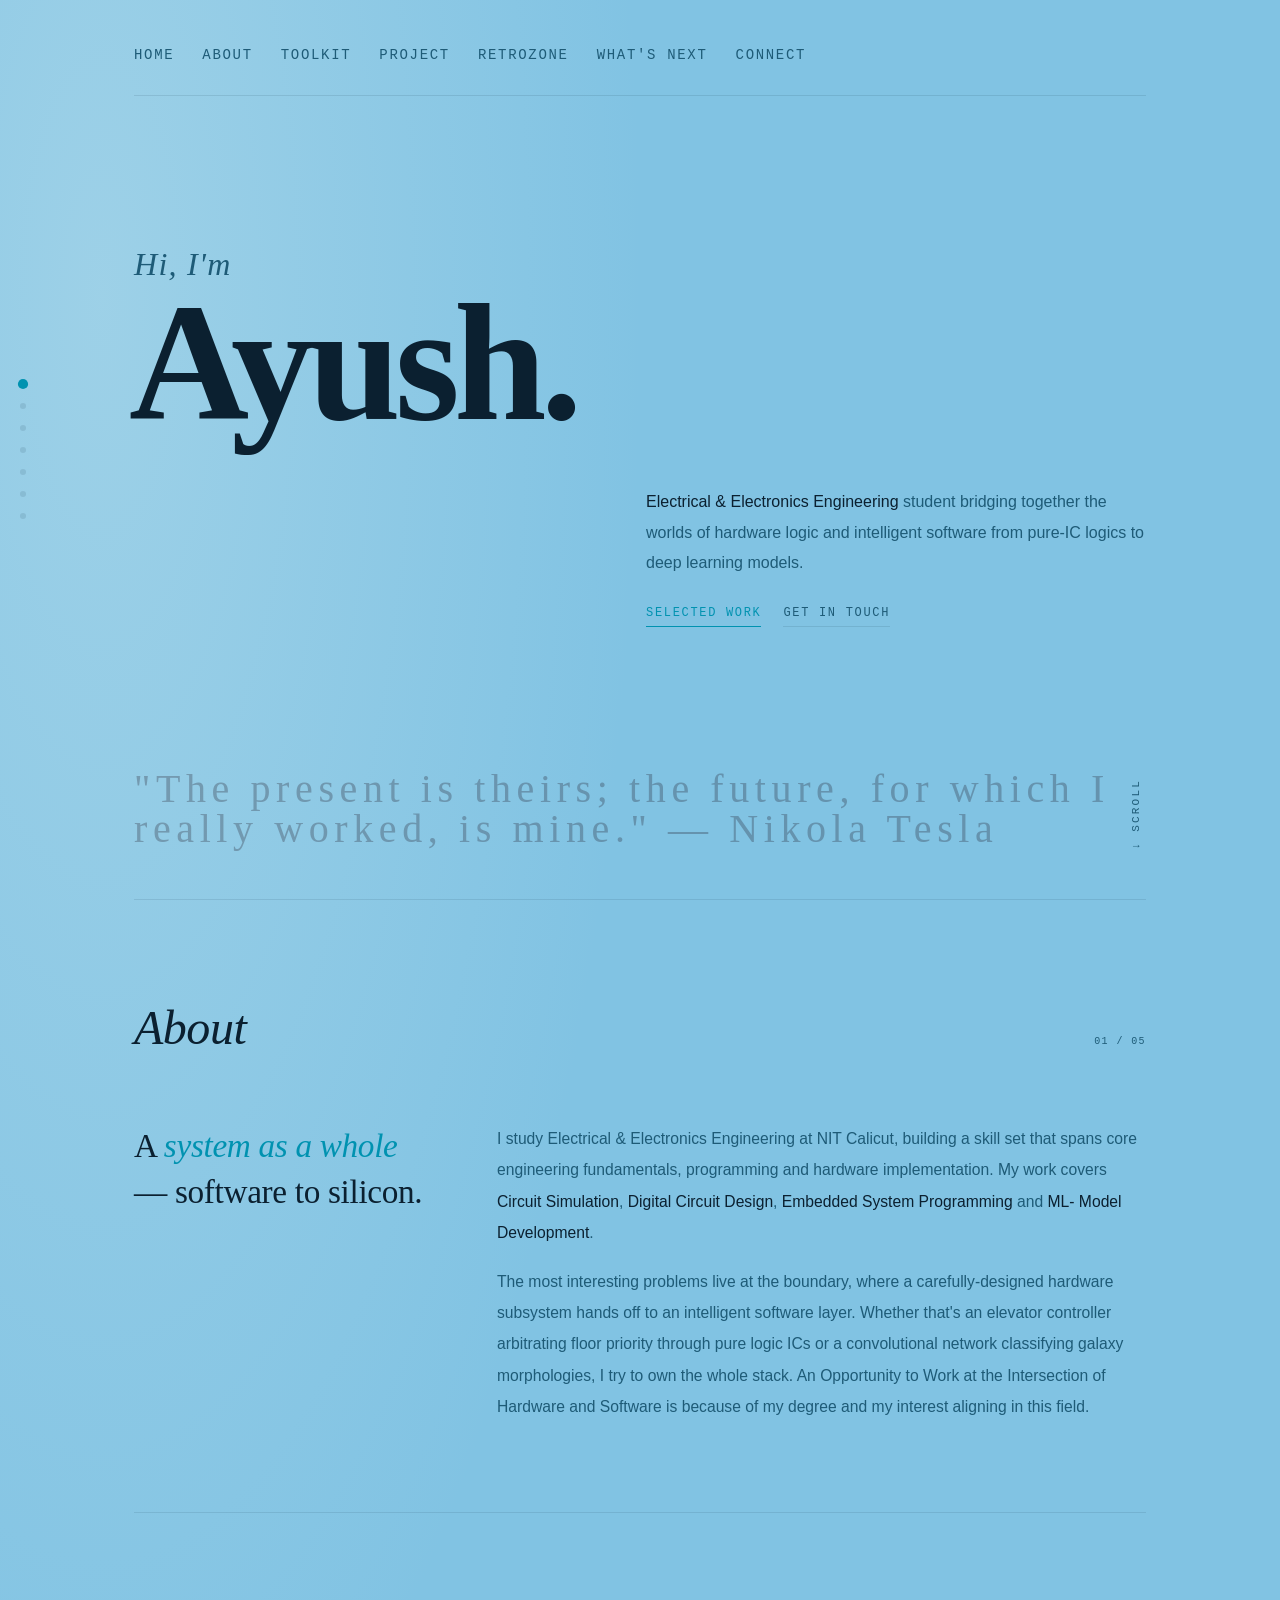
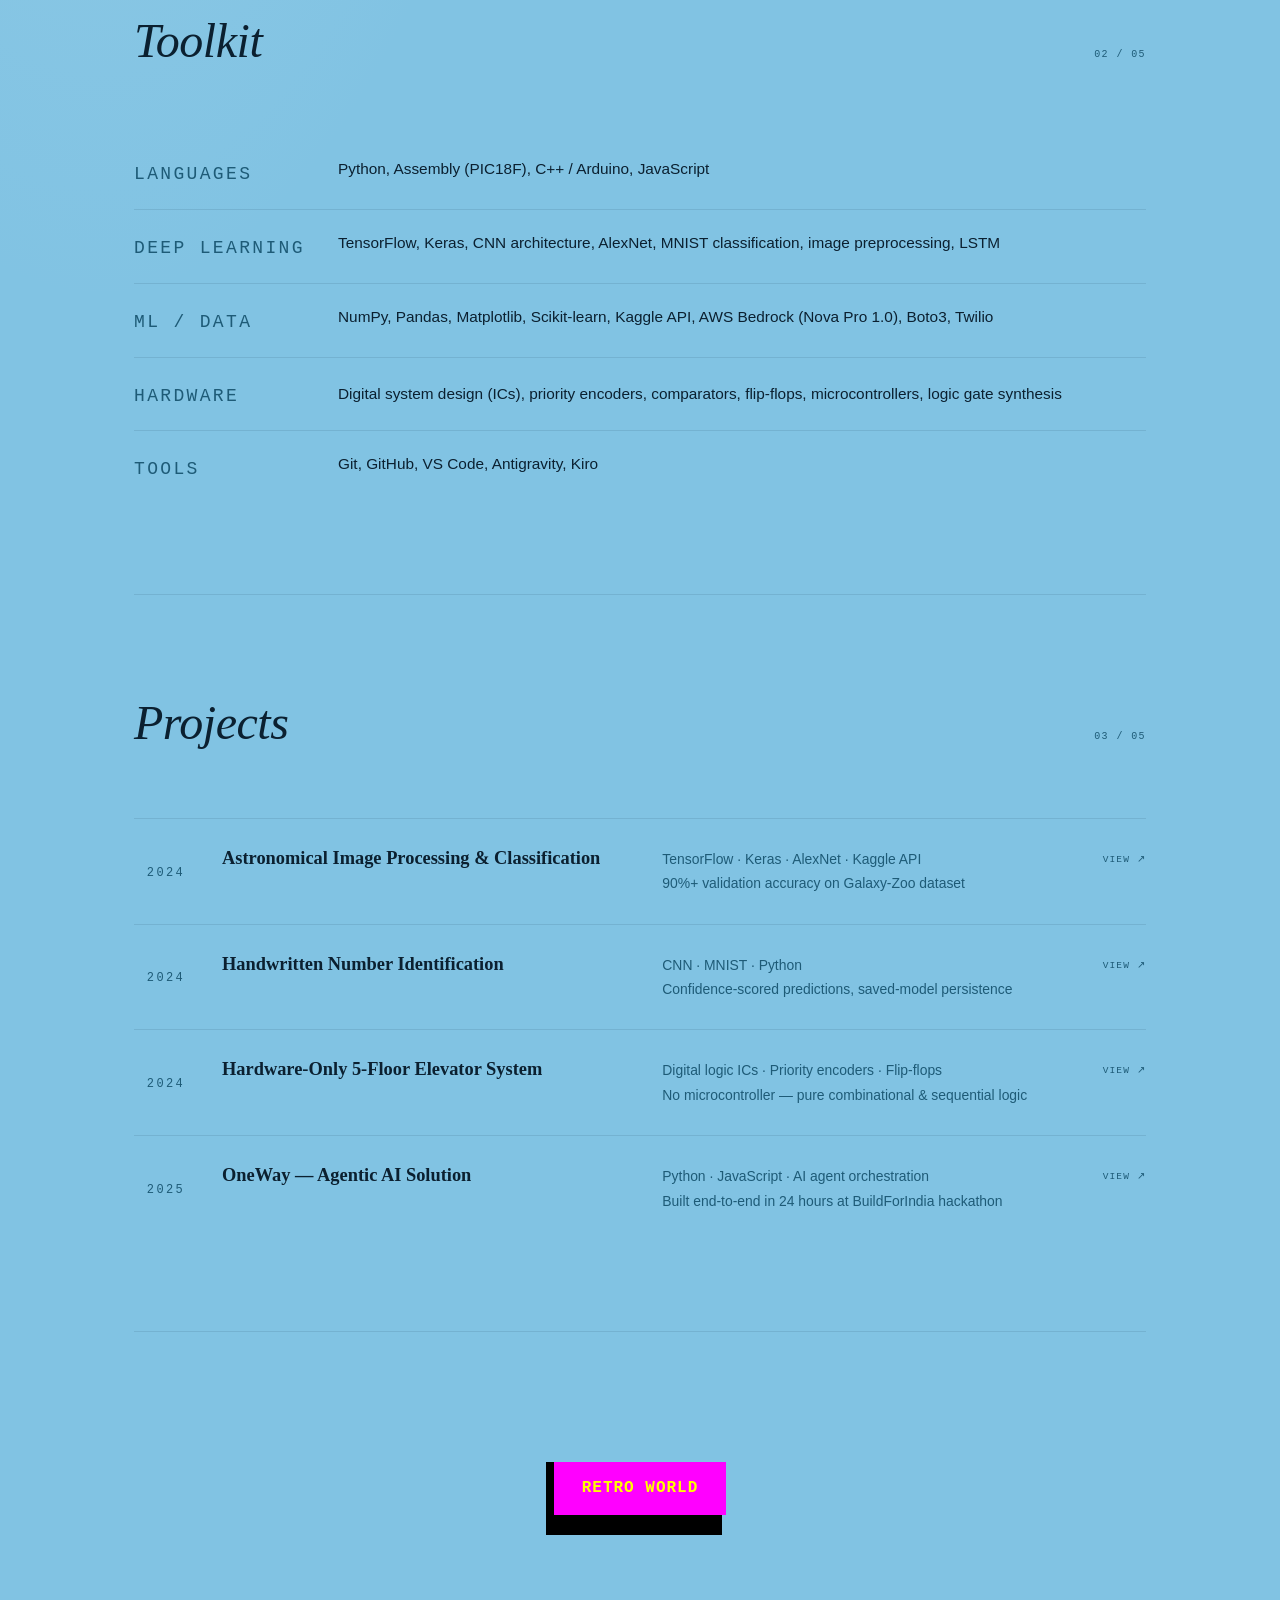
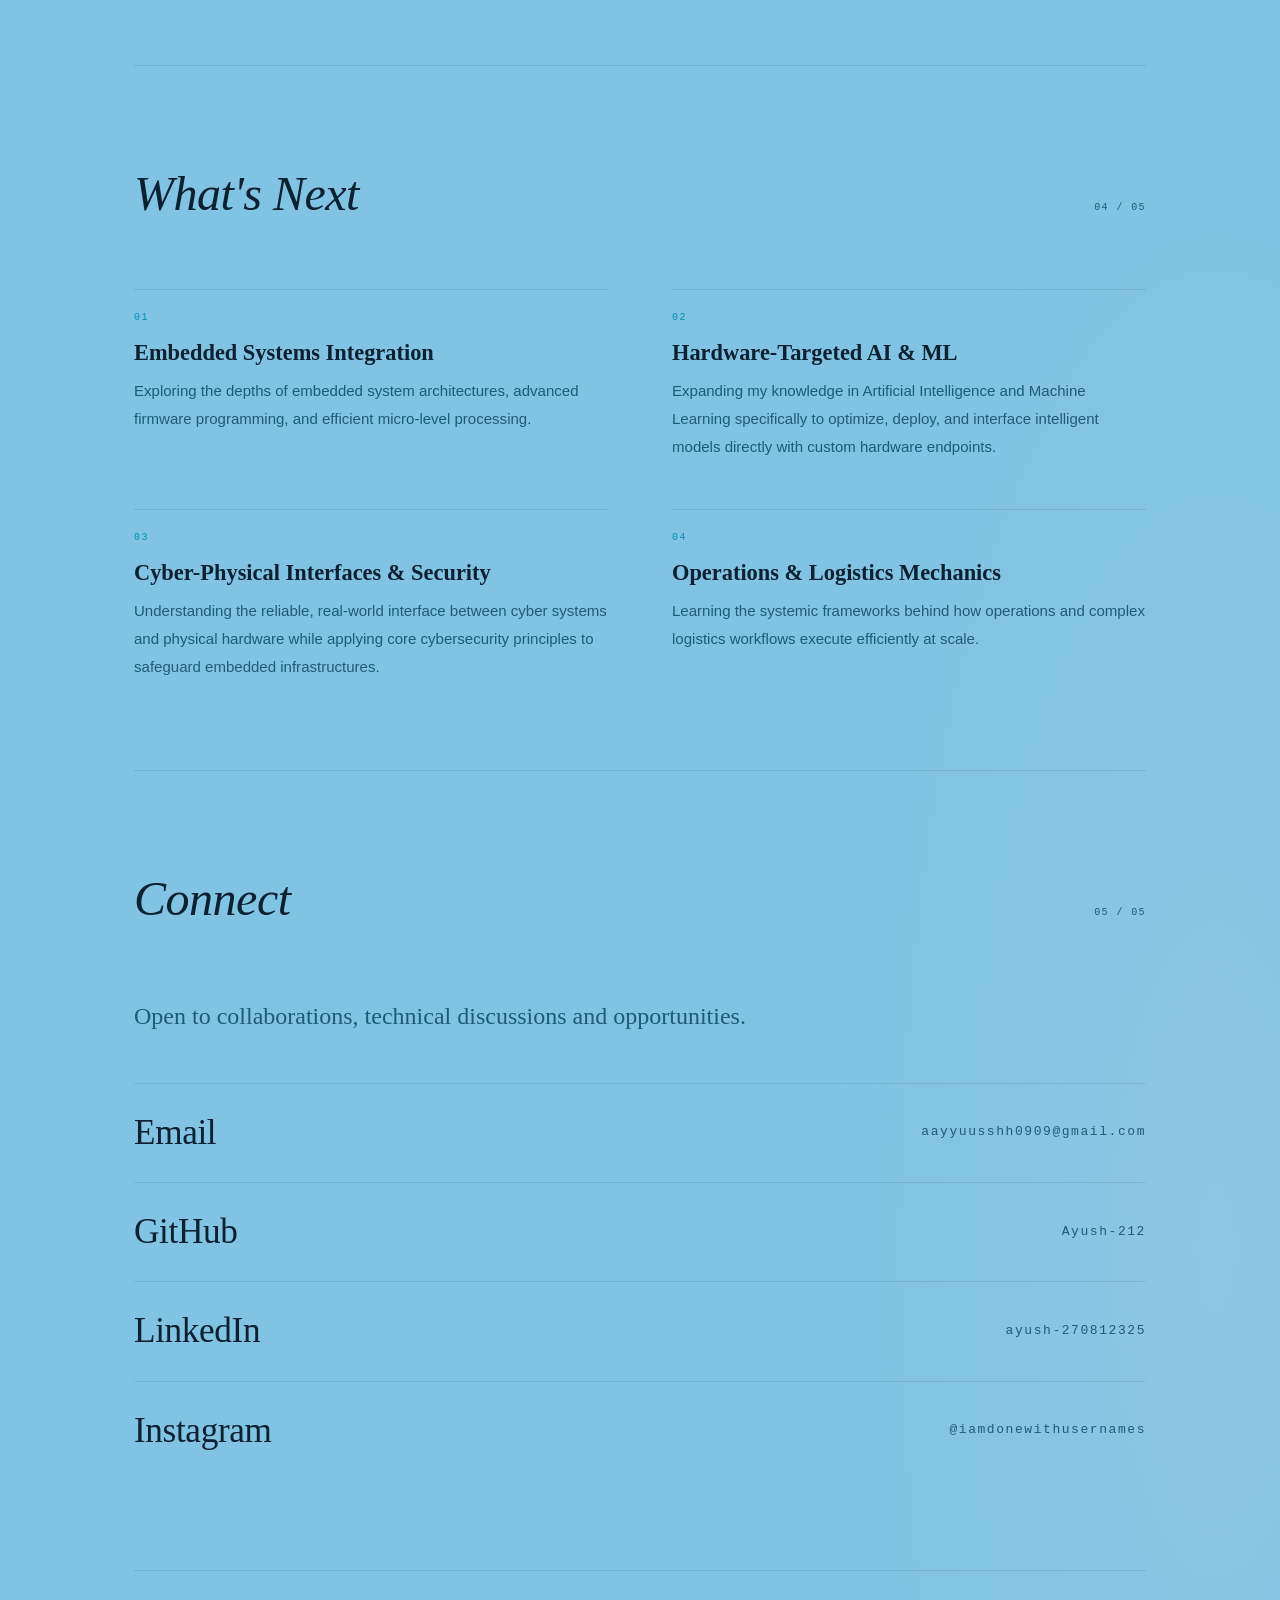
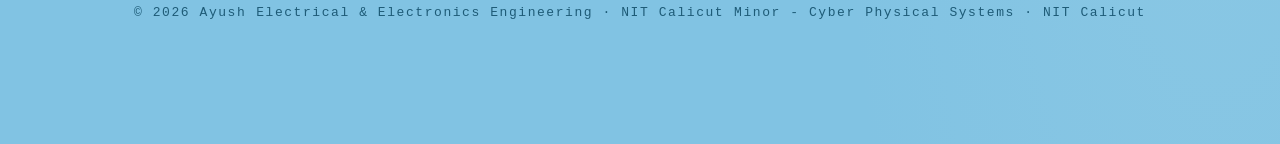
<file: index.html>
<!doctype html>
<html lang="en">

<head>
  <meta charset="utf-8">
  <meta name="viewport" content="width=device-width,initial-scale=1">
  <title>Ayush — EEE @ NIT Calicut</title>
  <link rel="icon" type="image/png" href="./image.png">
  <link rel="stylesheet" href="style.css">
</head>

<body>

  <div id="cur-dot"></div>
  <div id="cur-ring"></div>
  <div id="spb"></div>

  <nav class="rail" aria-label="Sections">
    <div class="rd on" data-s="hero"></div>
    <div class="rd" data-s="about"></div>
    <div class="rd" data-s="toolkit"></div>
    <div class="rd" data-s="projects"></div>
    <div class="rd" data-s="retrozone"></div>
    <div class="rd" data-s="next"></div>
    <div class="rd" data-s="connect"></div>
  </nav>

  <main class="page">

    <div class="hero" id="hero">
      <div class="hero-top">
        <nav class="nav-header" aria-label="Main navigation">
          <a href="#hero" class="nav-link">Home</a>
          <a href="#about" class="nav-link">About</a>
          <a href="#toolkit" class="nav-link">Toolkit</a>
          <a href="#projects" class="nav-link">Project</a>
          <a href="#retrozone" class="nav-link">Retrozone</a>
          <a href="#next" class="nav-link">What's Next</a>
          <a href="#connect" class="nav-link">Connect</a>
        </nav>

      </div>

      <div style="display:flex;flex-direction:column;justify-content:center">
        <div class="name-block">
          <span class="name-pre">Hi, I'm</span>
          <span class="name-main">Ayush.</span>
        </div>
        <div class="hero-desc">
          <p><strong>Electrical & Electronics Engineering</strong> student bridging together the worlds of
            hardware logic and intelligent software from pure-IC logics
            to deep learning models.</p>
          <div class="hero-ctas">
            <a class="cta cta-a" href="#projects">Selected work</a>
            <a class="cta cta-b" href="#connect">Get in touch</a>
          </div>
        </div>
      </div>

      <div class="hero-bottom">
        <span class="hero-year">"The present is theirs; the future, for which I really worked, is mine." — Nikola
          Tesla</span>
        <span class="hero-scroll">↓ Scroll</span>
      </div>
    </div>

    <section id="about">
      <div class="sh r">
        <h2 class="sh-title">About</h2>
        <span class="sh-n">01 / 05</span>
      </div>
      <div class="about-layout">
        <p class="about-pull r d1">A <em>system as a whole</em> — software to silicon.</p>
        <div class="about-body r d2">
          <p>I study Electrical & Electronics Engineering at NIT Calicut, building a skill set
            that spans core engineering fundamentals, programming and hardware implementation.
            My work covers <strong>Circuit Simulation</strong>, <strong>Digital Circuit Design</strong>,
            <strong>Embedded System Programming</strong> and <strong>ML- Model Development</strong>.
          </p>
          <p>The most interesting problems live at the boundary, where a carefully-designed hardware
            subsystem hands off to an intelligent software layer. Whether that's an elevator controller
            arbitrating floor priority through pure logic ICs or a convolutional network classifying
            galaxy morphologies, I try to own the whole stack.
            An Opportunity to Work at the Intersection of Hardware and Software is because of my degree and my interest
            aligning in this field.</p>
        </div>
      </div>
    </section>

    <section id="toolkit">
      <div class="sh r">
        <h2 class="sh-title">Toolkit</h2>
        <span class="sh-n">02 / 05</span>
      </div>
      <div class="r d1">
        <div class="tk-row">
          <span class="tk-cat">Languages</span>
          <span class="tk-items">Python, Assembly (PIC18F), C++ / Arduino, JavaScript</span>
        </div>
        <div class="tk-row">
          <span class="tk-cat">Deep Learning</span>
          <span class="tk-items">TensorFlow, Keras, CNN architecture, AlexNet, MNIST classification, image
            preprocessing, LSTM</span>
        </div>
        <div class="tk-row">
          <span class="tk-cat">ML / Data</span>
          <span class="tk-items">NumPy, Pandas, Matplotlib, Scikit-learn, Kaggle API, AWS Bedrock (Nova Pro 1.0), Boto3,
            Twilio</span>
        </div>
        <div class="tk-row">
          <span class="tk-cat">Hardware</span>
          <span class="tk-items">Digital system design (ICs), priority encoders, comparators, flip-flops,
            microcontrollers, logic gate synthesis</span>
        </div>
        <div class="tk-row">
          <span class="tk-cat">Tools</span>
          <span class="tk-items">Git, GitHub, VS Code, Antigravity, Kiro</span>
        </div>
      </div>
    </section>

    <section id="projects">
      <div class="sh r">
        <h2 class="sh-title">Projects</h2>
        <span class="sh-n">03 / 05</span>
      </div>
      <div class="proj-table r d1">
        <div class="proj-row">
          <span class="proj-year">2024</span>
          <div class="proj-name"><a href="https://github.com/Ayush-212/Astronomical-Image-Processing">Astronomical Image
              Processing & Classification</a></div>
          <span class="proj-stack">TensorFlow · Keras · AlexNet · Kaggle API<br>90%+ validation accuracy on Galaxy-Zoo
            dataset</span>
          <a class="proj-link" href="https://github.com/Ayush-212/Astronomical-Image-Processing">View ↗</a>
        </div>
        <div class="proj-row">
          <span class="proj-year">2024</span>
          <div class="proj-name"><a href="https://github.com/Ayush-212/Number-Identification-Model">Handwritten Number
              Identification</a></div>
          <span class="proj-stack">CNN · MNIST · Python<br>Confidence-scored predictions, saved-model persistence</span>
          <a class="proj-link" href="https://github.com/Ayush-212/Number-Identification-Model">View ↗</a>
        </div>
        <div class="proj-row">
          <span class="proj-year">2024</span>
          <div class="proj-name"><a
              href="https://github.com/Ayush-212/5-Floor-Elevator-System-with-Safety-Alarm-System">Hardware-Only 5-Floor
              Elevator System</a></div>
          <span class="proj-stack">Digital logic ICs · Priority encoders · Flip-flops<br>No microcontroller — pure
            combinational & sequential logic</span>
          <a class="proj-link" href="https://github.com/Ayush-212/5-Floor-Elevator-System-with-Safety-Alarm-System">View
            ↗</a>
        </div>
        <div class="proj-row">
          <span class="proj-year">2025</span>
          <div class="proj-name"><a href="https://github.com/JohanSanSebastian/OneWay-BuildForIndia">OneWay — Agentic AI
              Solution</a></div>
          <span class="proj-stack">Python · JavaScript · AI agent orchestration<br>Built end-to-end in 24 hours at
            BuildForIndia hackathon</span>
          <a class="proj-link" href="https://github.com/JohanSanSebastian/OneWay-BuildForIndia">View ↗</a>
        </div>
      </div>
    </section>

    <section id="retrozone">
      <div style="text-align: center; padding: 40px 0 60px;">
        <a class="retro-btn" href="../Retro/RetroPage.html">RETRO WORLD</a>
      </div>
    </section>

    <section id="next">
      <div class="sh r">
        <h2 class="sh-title">What's Next</h2>
        <span class="sh-n">04 / 05</span>
      </div>
      <div class="next-grid r d1">
        <div class="next-item">
          <span class="next-num">01</span>
          <h3 class="next-title">Embedded Systems Integration</h3>
          <p class="next-desc">Exploring the depths of embedded system architectures, advanced firmware programming, and
            efficient micro-level processing.</p>
        </div>
        <div class="next-item">
          <span class="next-num">02</span>
          <h3 class="next-title">Hardware-Targeted AI & ML</h3>
          <p class="next-desc">Expanding my knowledge in Artificial Intelligence and Machine Learning specifically to
            optimize, deploy, and interface intelligent models directly with custom hardware endpoints.</p>
        </div>
        <div class="next-item">
          <span class="next-num">03</span>
          <h3 class="next-title">Cyber-Physical Interfaces & Security</h3>
          <p class="next-desc">Understanding the reliable, real-world interface between cyber systems and physical
            hardware while applying core cybersecurity principles to safeguard embedded infrastructures.</p>
        </div>
        <div class="next-item">
          <span class="next-num">04</span>
          <h3 class="next-title">Operations & Logistics Mechanics</h3>
          <p class="next-desc">Learning the systemic frameworks behind how operations and complex logistics workflows
            execute efficiently at scale.</p>
        </div>
      </div>
    </section>

    <section id="connect">
      <div class="sh r">
        <h2 class="sh-title">Connect</h2>
        <span class="sh-n">05 / 05</span>
      </div>
      <p class="connect-intro r d1">Open to collaborations, technical discussions and opportunities.</p>
      <div class="r d2">
        <a class="cl" href="mailto:aayyuusshh0909@gmail.com">
          <span class="cl-name">Email</span>
          <span class="cl-handle">aayyuusshh0909@gmail.com</span>
        </a>
        <a class="cl" href="https://github.com/Ayush-212">
          <span class="cl-name">GitHub</span>
          <span class="cl-handle">Ayush-212</span>
        </a>
        <a class="cl" href="https://www.linkedin.com/in/ayush-270812325/">
          <span class="cl-name">LinkedIn</span>
          <span class="cl-handle">ayush-270812325</span>
        </a>
        <a class="cl" href="https://www.instagram.com/iamdonewithusernames/">
          <span class="cl-name">Instagram</span>
          <span class="cl-handle">@iamdonewithusernames</span>
        </a>
      </div>
    </section>

    <footer class="r">
      <span>© 2026 Ayush</span>
      <span>Electrical & Electronics Engineering · NIT Calicut</span>
      <span>Minor - Cyber Physical Systems · NIT Calicut</span>
    </footer>

  </main>

  <script src="script.js">
  </script>
</body>

</html>
</file>
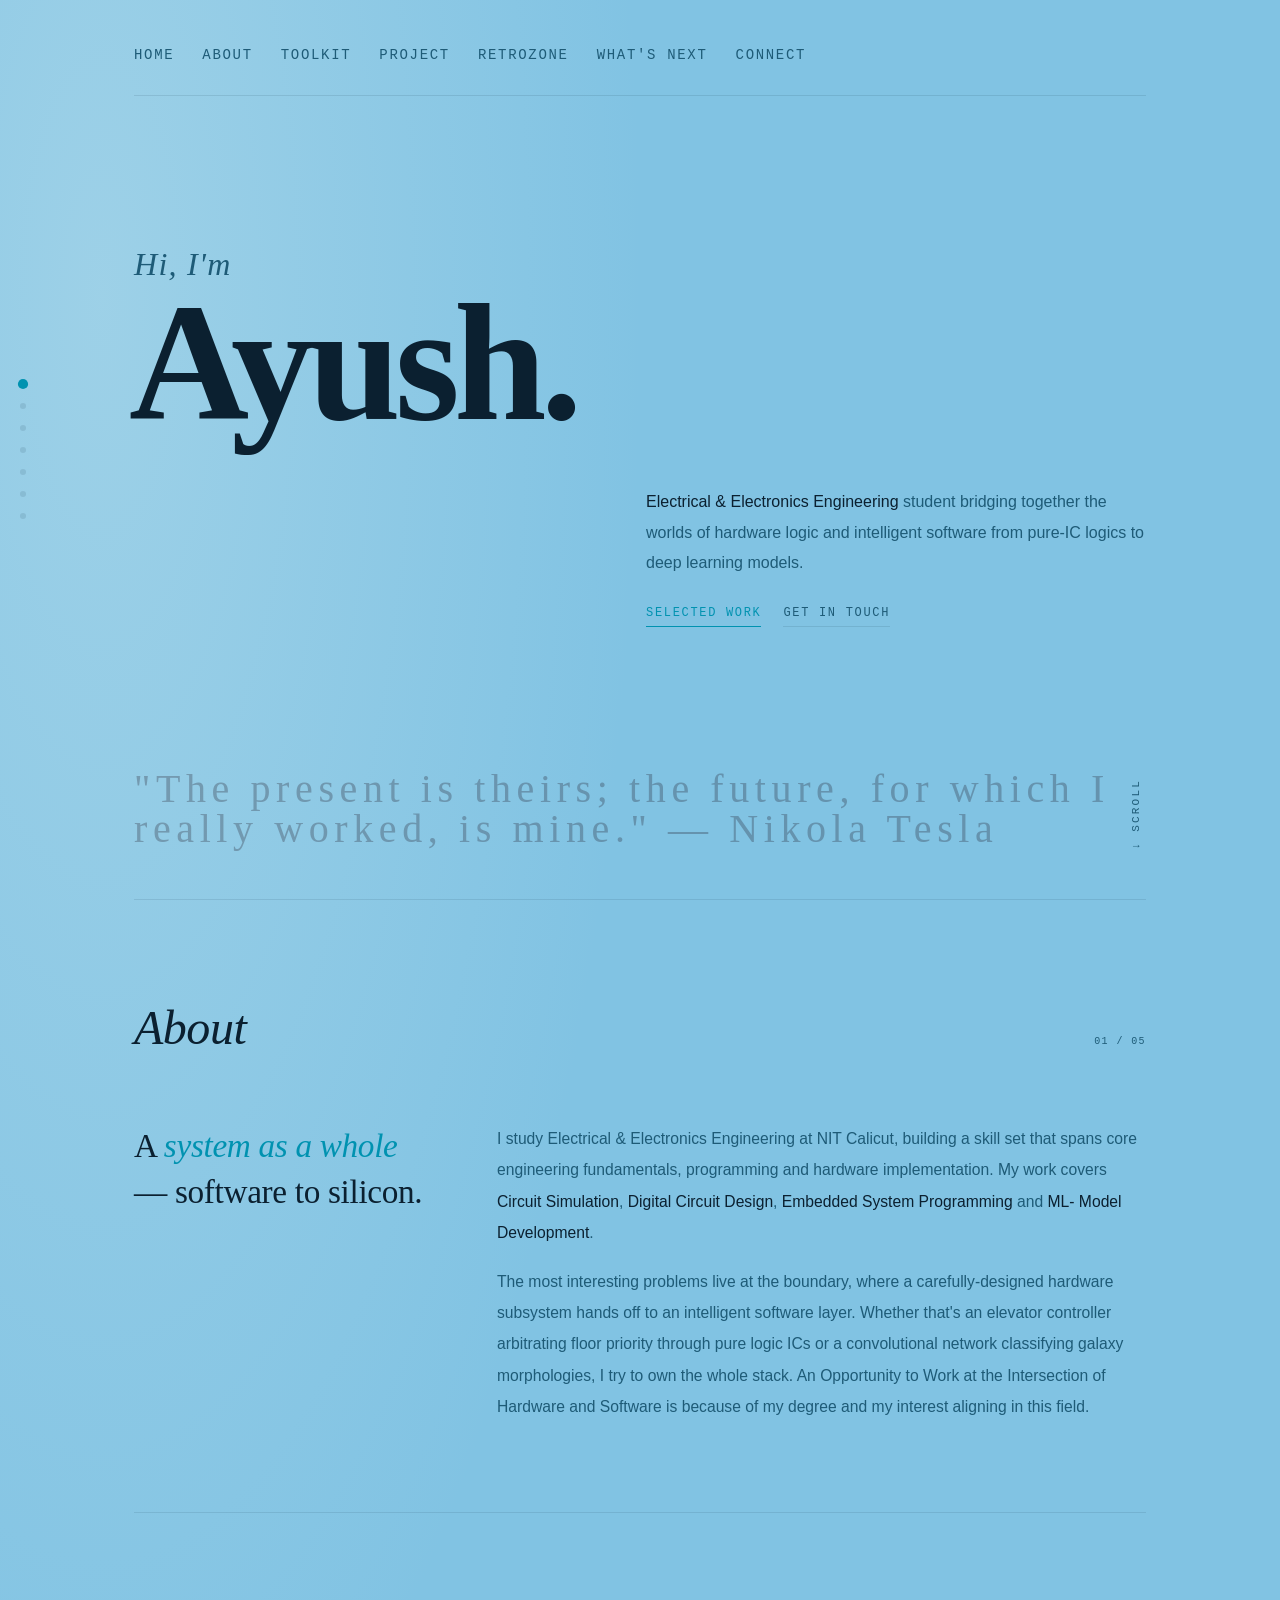
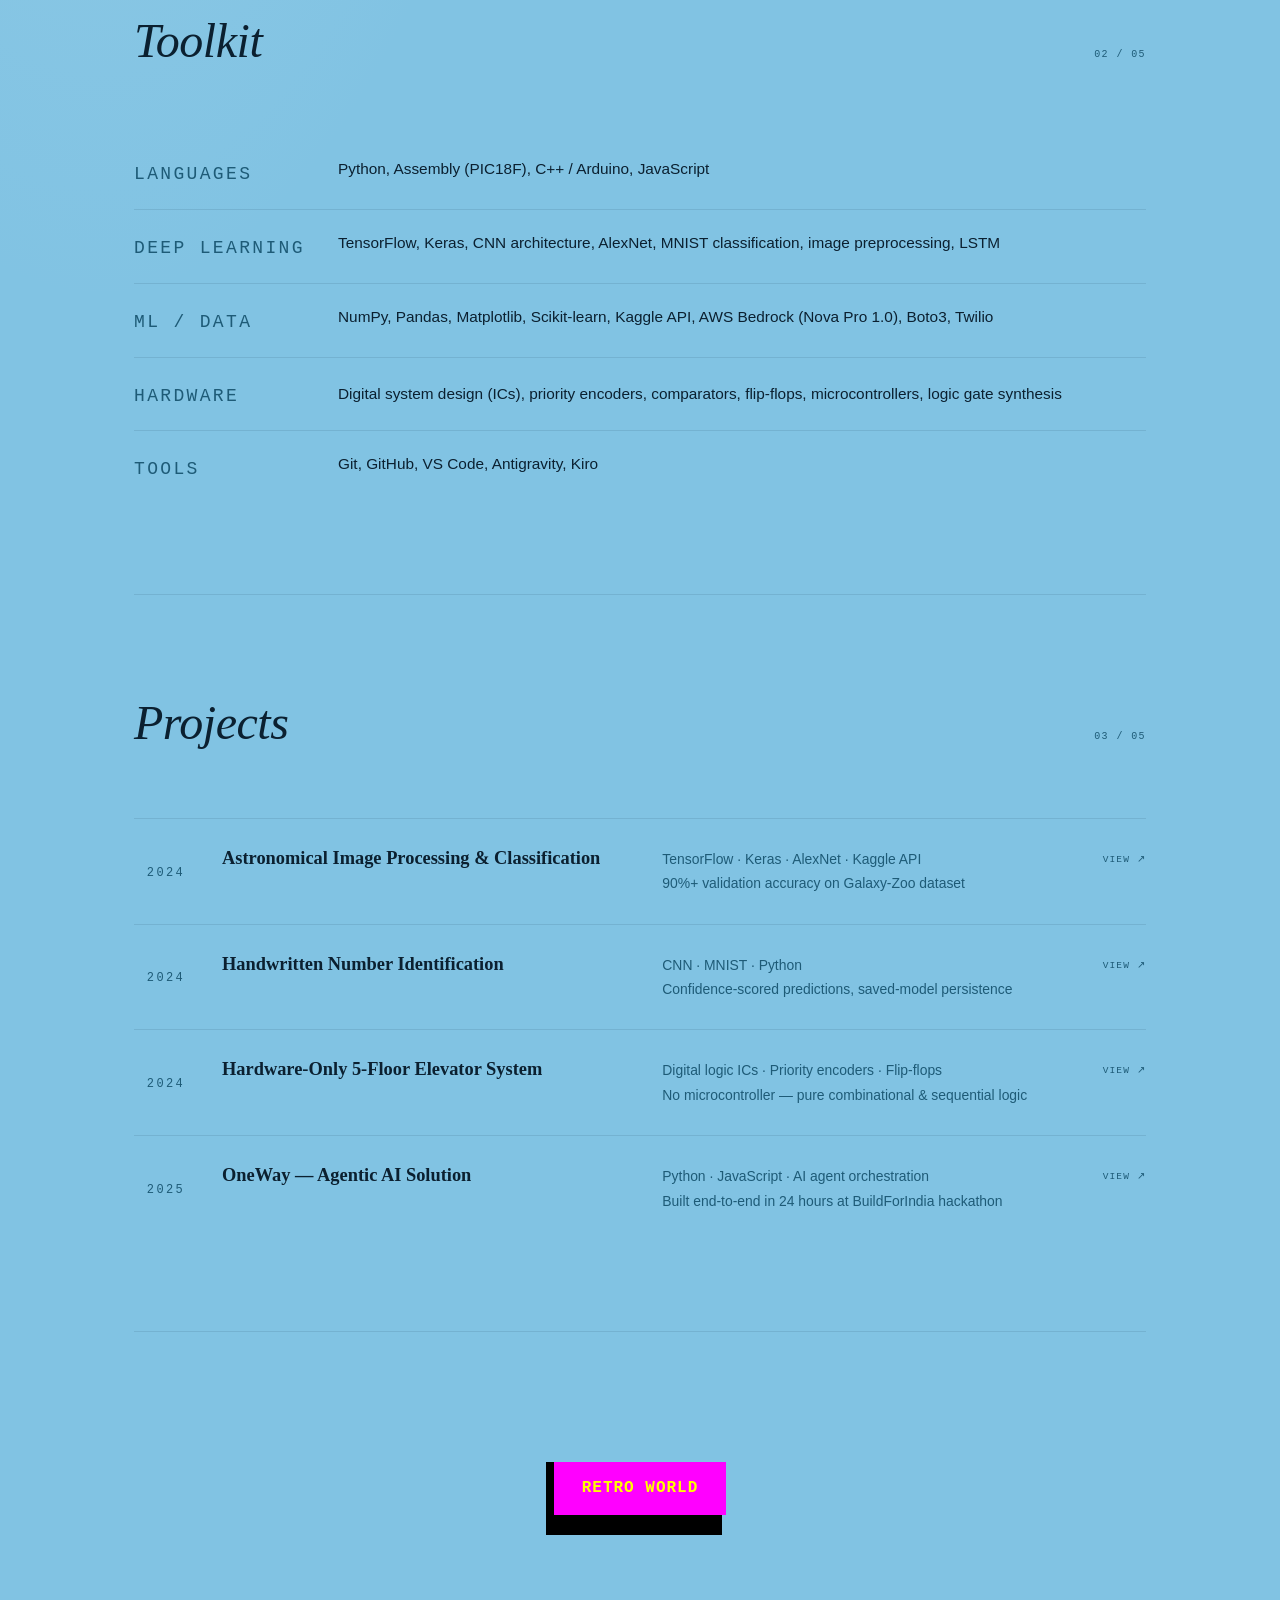
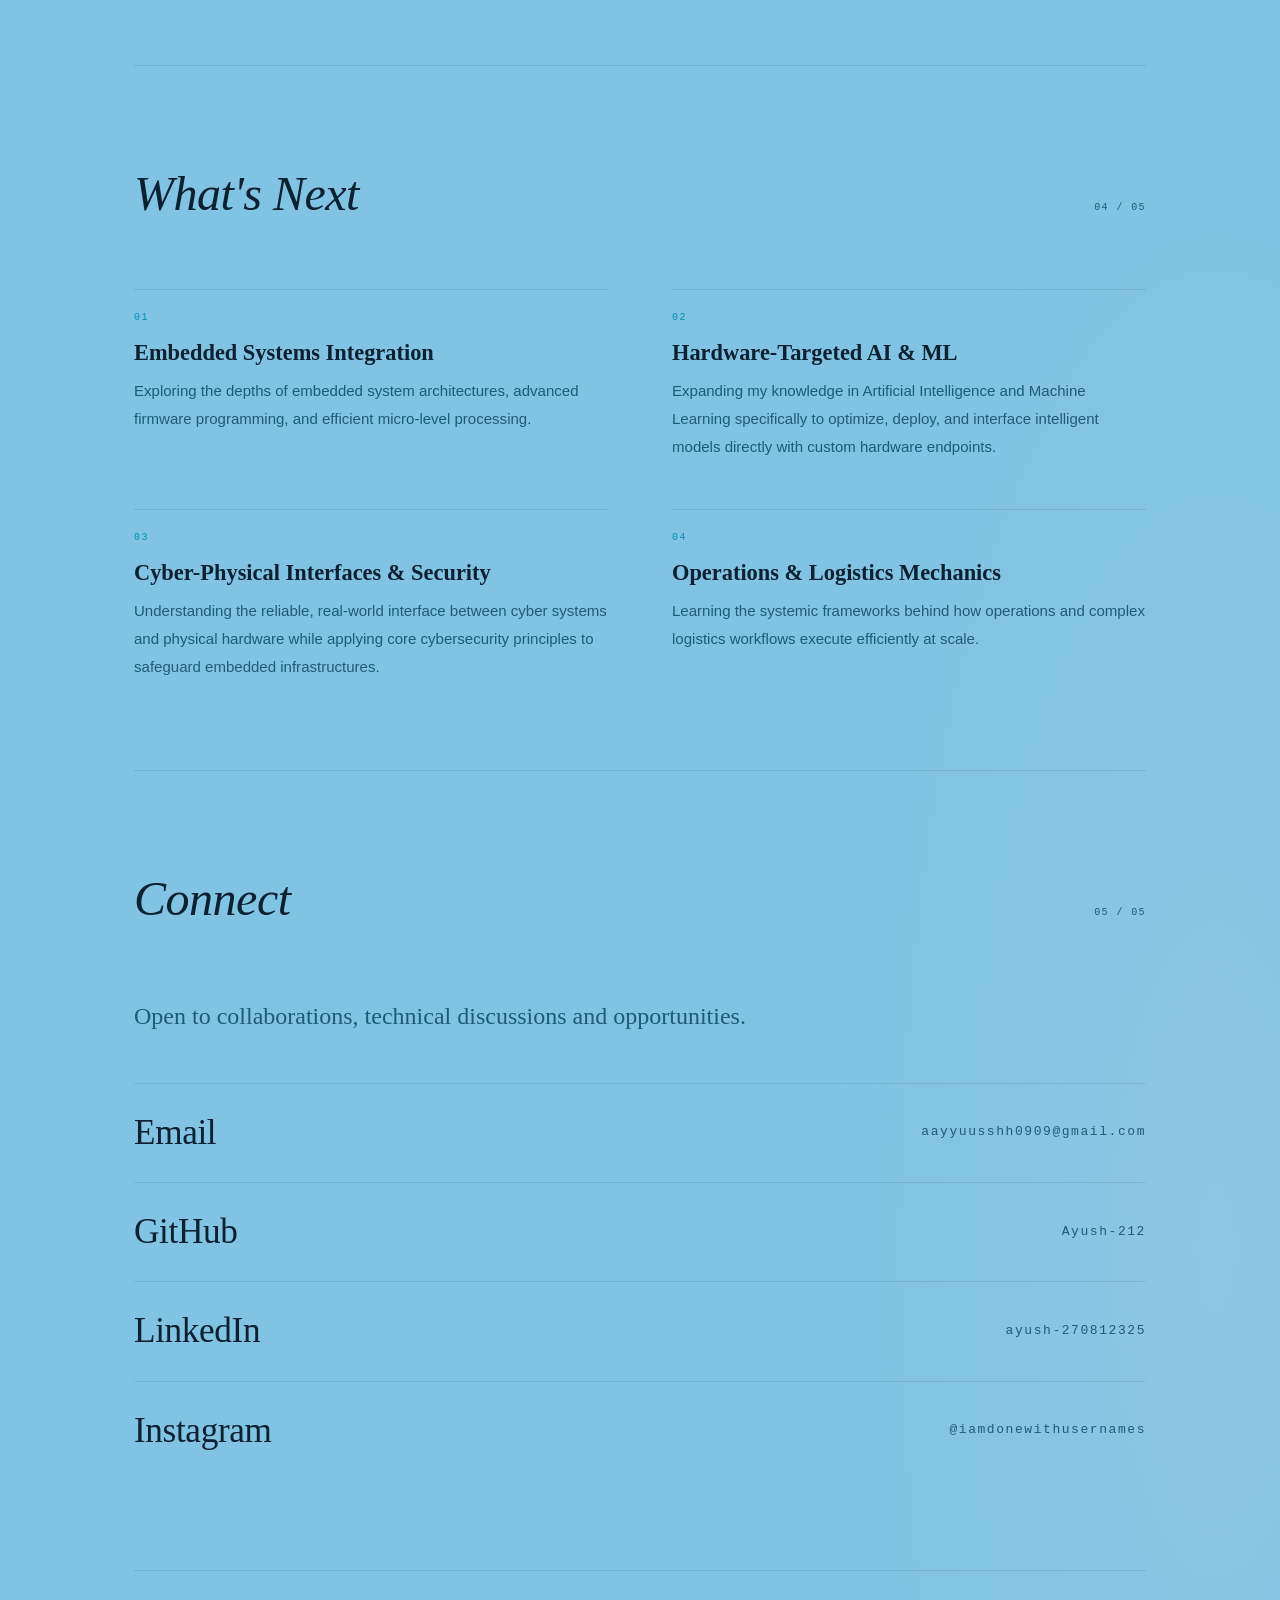
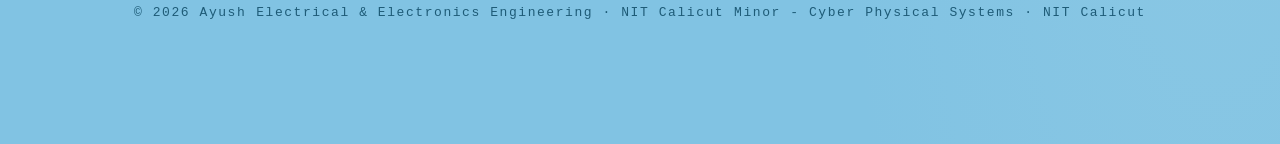
<file: Index.HTML>
<!doctype html>
<html lang="en">

<head>
  <meta charset="utf-8">
  <meta name="viewport" content="width=device-width,initial-scale=1">
  <title>Ayush — EEE @ NIT Calicut</title>
  <link rel="stylesheet" href="style.css">
</head>

<body>

  <div id="cur-dot"></div>
  <div id="cur-ring"></div>
  <div id="spb"></div>

  <nav class="rail" aria-label="Sections">
    <div class="rd on" data-s="hero"></div>
    <div class="rd" data-s="about"></div>
    <div class="rd" data-s="toolkit"></div>
    <div class="rd" data-s="projects"></div>
    <div class="rd" data-s="retrozone"></div>
    <div class="rd" data-s="next"></div>
    <div class="rd" data-s="connect"></div>
  </nav>

  <main class="page">

    <div class="hero" id="hero">
      <div class="hero-top">
        <nav class="nav-header" aria-label="Main navigation">
          <a href="#hero" class="nav-link">Home</a>
          <a href="#about" class="nav-link">About</a>
          <a href="#toolkit" class="nav-link">Toolkit</a>
          <a href="#projects" class="nav-link">Project</a>
          <a href="#retrozone" class="nav-link">Retrozone</a>
          <a href="#next" class="nav-link">What's Next</a>
          <a href="#connect" class="nav-link">Connect</a>
        </nav>

      </div>

      <div style="display:flex;flex-direction:column;justify-content:center">
        <div class="name-block">
          <span class="name-pre">Hi, I'm</span>
          <span class="name-main">Ayush.</span>
        </div>
        <div class="hero-desc">
          <p><strong>Electrical & Electronics Engineering</strong> student bridging together the worlds of
            hardware logic and intelligent software from pure-IC logics
            to deep learning models.</p>
          <div class="hero-ctas">
            <a class="cta cta-a" href="#projects">Selected work</a>
            <a class="cta cta-b" href="#connect">Get in touch</a>
          </div>
        </div>
      </div>

      <div class="hero-bottom">
        <span class="hero-year">"The present is theirs; the future, for which I really worked, is mine." — Nikola
          Tesla</span>
        <span class="hero-scroll">↓ Scroll</span>
      </div>
    </div>

    <section id="about">
      <div class="sh r">
        <h2 class="sh-title">About</h2>
        <span class="sh-n">01 / 05</span>
      </div>
      <div class="about-layout">
        <p class="about-pull r d1">A <em>system as a whole</em> — software to silicon.</p>
        <div class="about-body r d2">
          <p>I study Electrical & Electronics Engineering at NIT Calicut, building a skill set
            that spans core engineering fundamentals, programming and hardware implementation.
            My work covers <strong>Circuit Simulation</strong>, <strong>Digital Circuit Design</strong>,
            <strong>Embedded System Programming</strong> and <strong>ML- Model Development</strong>.
          </p>
          <p>The most interesting problems live at the boundary, where a carefully-designed hardware
            subsystem hands off to an intelligent software layer. Whether that's an elevator controller
            arbitrating floor priority through pure logic ICs or a convolutional network classifying
            galaxy morphologies, I try to own the whole stack.
            An Opportunity to Work at the Intersection of Hardware and Software is because of my degree and my interest
            aligning in this field.</p>
        </div>
      </div>
    </section>

    <section id="toolkit">
      <div class="sh r">
        <h2 class="sh-title">Toolkit</h2>
        <span class="sh-n">02 / 05</span>
      </div>
      <div class="r d1">
        <div class="tk-row">
          <span class="tk-cat">Languages</span>
          <span class="tk-items">Python, Assembly (PIC18F), C++ / Arduino, JavaScript</span>
        </div>
        <div class="tk-row">
          <span class="tk-cat">Deep Learning</span>
          <span class="tk-items">TensorFlow, Keras, CNN architecture, AlexNet, MNIST classification, image
            preprocessing, LSTM</span>
        </div>
        <div class="tk-row">
          <span class="tk-cat">ML / Data</span>
          <span class="tk-items">NumPy, Pandas, Matplotlib, Scikit-learn, Kaggle API, AWS Bedrock (Nova Pro 1.0), Boto3,
            Twilio</span>
        </div>
        <div class="tk-row">
          <span class="tk-cat">Hardware</span>
          <span class="tk-items">Digital system design (ICs), priority encoders, comparators, flip-flops,
            microcontrollers, logic gate synthesis</span>
        </div>
        <div class="tk-row">
          <span class="tk-cat">Tools</span>
          <span class="tk-items">Git, GitHub, VS Code, Antigravity, Kiro</span>
        </div>
      </div>
    </section>

    <section id="projects">
      <div class="sh r">
        <h2 class="sh-title">Projects</h2>
        <span class="sh-n">03 / 05</span>
      </div>
      <div class="proj-table r d1">
        <div class="proj-row">
          <span class="proj-year">2024</span>
          <div class="proj-name"><a href="https://github.com/Ayush-212/Astronomical-Image-Processing">Astronomical Image
              Processing & Classification</a></div>
          <span class="proj-stack">TensorFlow · Keras · AlexNet · Kaggle API<br>90%+ validation accuracy on Galaxy-Zoo
            dataset</span>
          <a class="proj-link" href="https://github.com/Ayush-212/Astronomical-Image-Processing">View ↗</a>
        </div>
        <div class="proj-row">
          <span class="proj-year">2024</span>
          <div class="proj-name"><a href="https://github.com/Ayush-212/Number-Identification-Model">Handwritten Number
              Identification</a></div>
          <span class="proj-stack">CNN · MNIST · Python<br>Confidence-scored predictions, saved-model persistence</span>
          <a class="proj-link" href="https://github.com/Ayush-212/Number-Identification-Model">View ↗</a>
        </div>
        <div class="proj-row">
          <span class="proj-year">2024</span>
          <div class="proj-name"><a
              href="https://github.com/Ayush-212/5-Floor-Elevator-System-with-Safety-Alarm-System">Hardware-Only 5-Floor
              Elevator System</a></div>
          <span class="proj-stack">Digital logic ICs · Priority encoders · Flip-flops<br>No microcontroller — pure
            combinational & sequential logic</span>
          <a class="proj-link" href="https://github.com/Ayush-212/5-Floor-Elevator-System-with-Safety-Alarm-System">View
            ↗</a>
        </div>
        <div class="proj-row">
          <span class="proj-year">2025</span>
          <div class="proj-name"><a href="https://github.com/JohanSanSebastian/OneWay-BuildForIndia">OneWay — Agentic AI
              Solution</a></div>
          <span class="proj-stack">Python · JavaScript · AI agent orchestration<br>Built end-to-end in 24 hours at
            BuildForIndia hackathon</span>
          <a class="proj-link" href="https://github.com/JohanSanSebastian/OneWay-BuildForIndia">View ↗</a>
        </div>
      </div>
    </section>

    <section id="retrozone">
      <div style="text-align: center; padding: 40px 0 60px;">
        <a class="retro-btn" href="../Retro/RetroPage.html">RETRO WORLD</a>
      </div>
    </section>

    <section id="next">
      <div class="sh r">
        <h2 class="sh-title">What's Next</h2>
        <span class="sh-n">04 / 05</span>
      </div>
      <div class="next-grid r d1">
        <div class="next-item">
          <span class="next-num">01</span>
          <h3 class="next-title">Embedded Systems Integration</h3>
          <p class="next-desc">Exploring the depths of embedded system architectures, advanced firmware programming, and
            efficient micro-level processing.</p>
        </div>
        <div class="next-item">
          <span class="next-num">02</span>
          <h3 class="next-title">Hardware-Targeted AI & ML</h3>
          <p class="next-desc">Expanding my knowledge in Artificial Intelligence and Machine Learning specifically to
            optimize, deploy, and interface intelligent models directly with custom hardware endpoints.</p>
        </div>
        <div class="next-item">
          <span class="next-num">03</span>
          <h3 class="next-title">Cyber-Physical Interfaces & Security</h3>
          <p class="next-desc">Understanding the reliable, real-world interface between cyber systems and physical
            hardware while applying core cybersecurity principles to safeguard embedded infrastructures.</p>
        </div>
        <div class="next-item">
          <span class="next-num">04</span>
          <h3 class="next-title">Operations & Logistics Mechanics</h3>
          <p class="next-desc">Learning the systemic frameworks behind how operations and complex logistics workflows
            execute efficiently at scale.</p>
        </div>
      </div>
    </section>

    <section id="connect">
      <div class="sh r">
        <h2 class="sh-title">Connect</h2>
        <span class="sh-n">05 / 05</span>
      </div>
      <p class="connect-intro r d1">Open to collaborations, technical discussions and opportunities.</p>
      <div class="r d2">
        <a class="cl" href="mailto:aayyuusshh0909@gmail.com">
          <span class="cl-name">Email</span>
          <span class="cl-handle">aayyuusshh0909@gmail.com</span>
        </a>
        <a class="cl" href="https://github.com/Ayush-212">
          <span class="cl-name">GitHub</span>
          <span class="cl-handle">Ayush-212</span>
        </a>
        <a class="cl" href="https://www.linkedin.com/in/ayush-270812325/">
          <span class="cl-name">LinkedIn</span>
          <span class="cl-handle">ayush-270812325</span>
        </a>
        <a class="cl" href="https://www.instagram.com/iamdonewithusernames/">
          <span class="cl-name">Instagram</span>
          <span class="cl-handle">@iamdonewithusernames</span>
        </a>
      </div>
    </section>

    <footer class="r">
      <span>© 2026 Ayush</span>
      <span>Electrical & Electronics Engineering · NIT Calicut</span>
      <span>Minor - Cyber Physical Systems · NIT Calicut</span>
    </footer>

  </main>

  <script>
    const dot = document.getElementById('cur-dot');
    const ring = document.getElementById('cur-ring');
    let mx = -200, my = -200, rx = -200, ry = -200;

    document.addEventListener('mousemove', e => { mx = e.clientX; my = e.clientY; });

    (function loop() {
      dot.style.left = mx + 'px';
      dot.style.top = my + 'px';
      rx += (mx - rx) * 0.14;
      ry += (my - ry) * 0.14;
      ring.style.left = rx + 'px';
      ring.style.top = ry + 'px';
      requestAnimationFrame(loop);
    })();

    document.querySelectorAll('a, button, .rd').forEach(el => {
      el.addEventListener('mouseenter', () => document.body.classList.add('on-link'));
      el.addEventListener('mouseleave', () => document.body.classList.remove('on-link'));
    });

    const spb = document.getElementById('spb');
    window.addEventListener('scroll', () => {
      spb.style.width = (scrollY / (document.body.scrollHeight - innerHeight) * 100) + '%';
      updateDots();
    }, { passive: true });

    const sections = ['hero', 'about', 'toolkit', 'projects', 'retrozone', 'next', 'connect'];
    const dots = document.querySelectorAll('.rd');
    function updateDots() {
      let cur = 0;
      sections.forEach((id, i) => {
        const el = document.getElementById(id);
        if (el && el.getBoundingClientRect().top <= innerHeight * 0.5) cur = i;
      });
      dots.forEach((d, i) => d.classList.toggle('on', i === cur));
    }
    dots.forEach((d, i) => d.addEventListener('click', () =>
      document.getElementById(sections[i])?.scrollIntoView({ behavior: 'smooth' })
    ));

    const obs = new IntersectionObserver(entries => {
      entries.forEach(e => {
        if (e.isIntersecting) { e.target.classList.add('vis'); obs.unobserve(e.target); }
      });
    }, { threshold: 0.08, rootMargin: '0px 0px -40px 0px' });
    document.querySelectorAll('.r').forEach(el => obs.observe(el));
  </script>
</body>

</html>
</file>
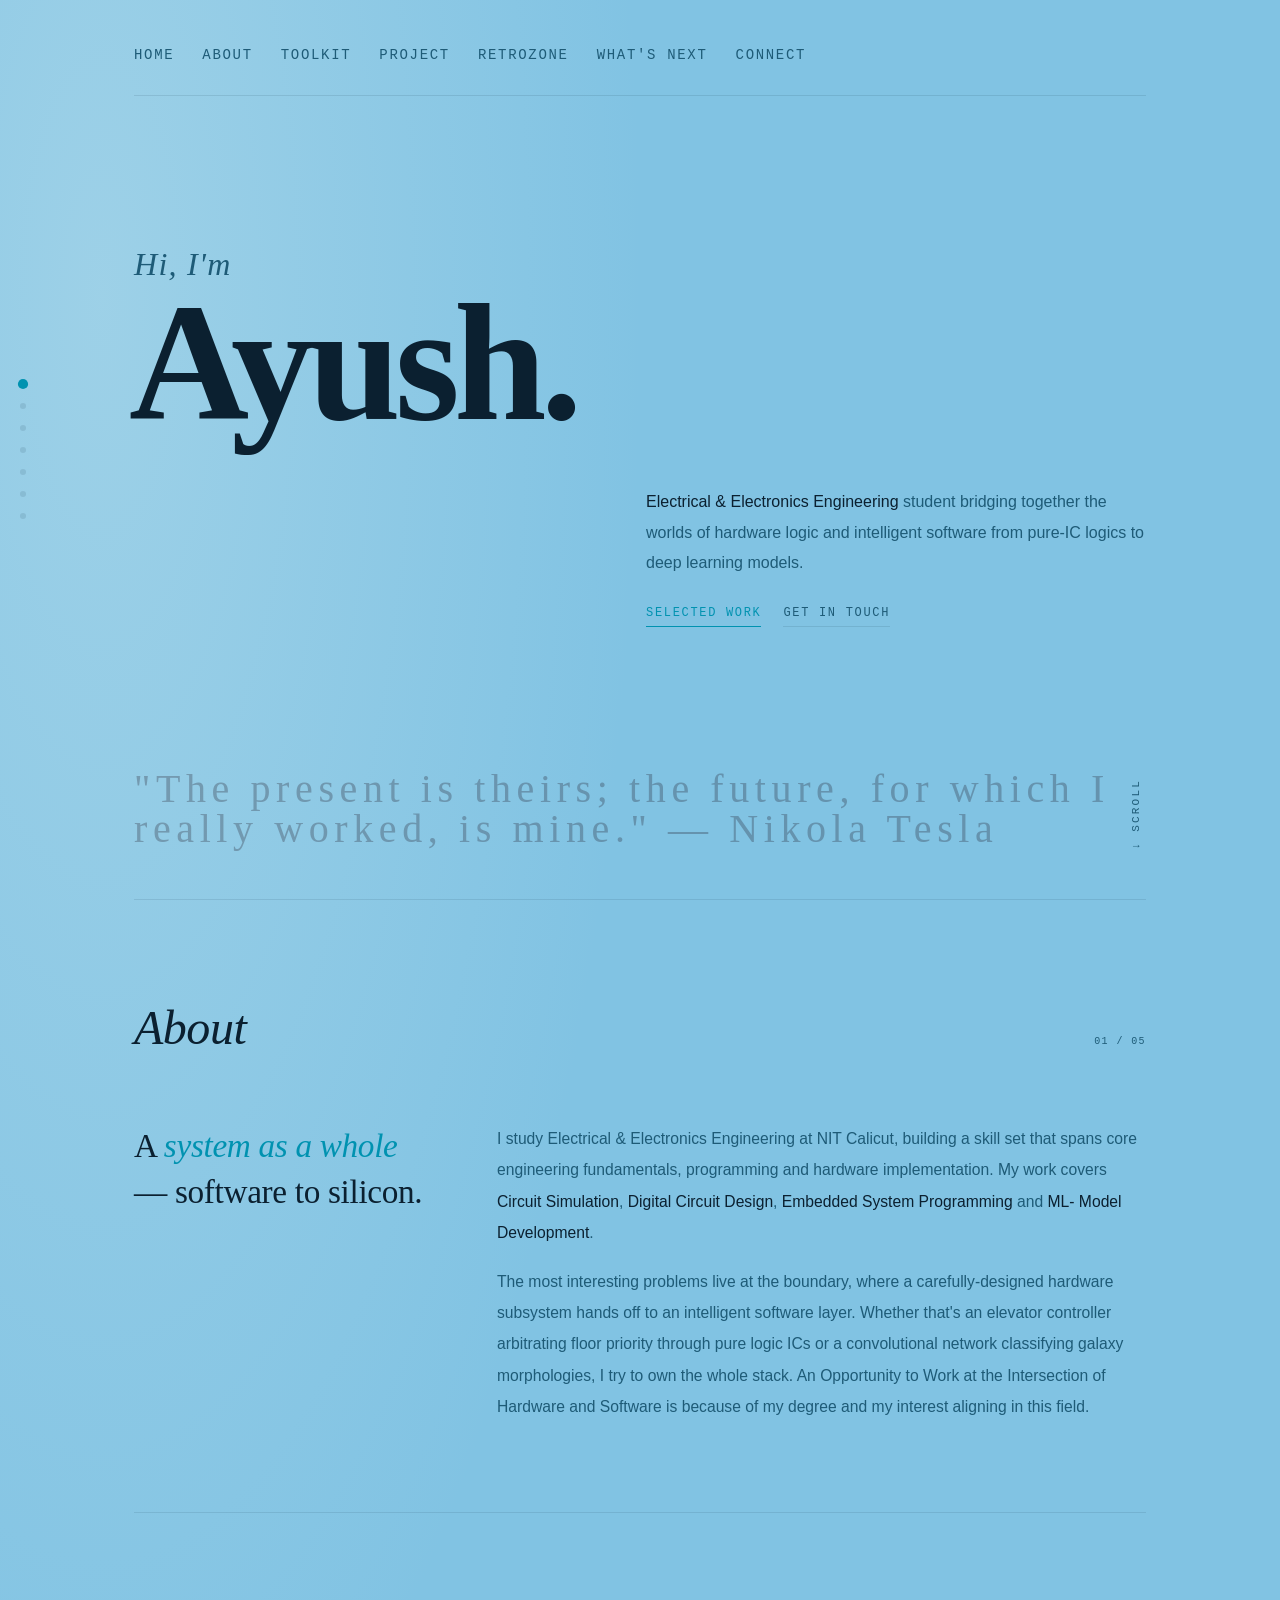
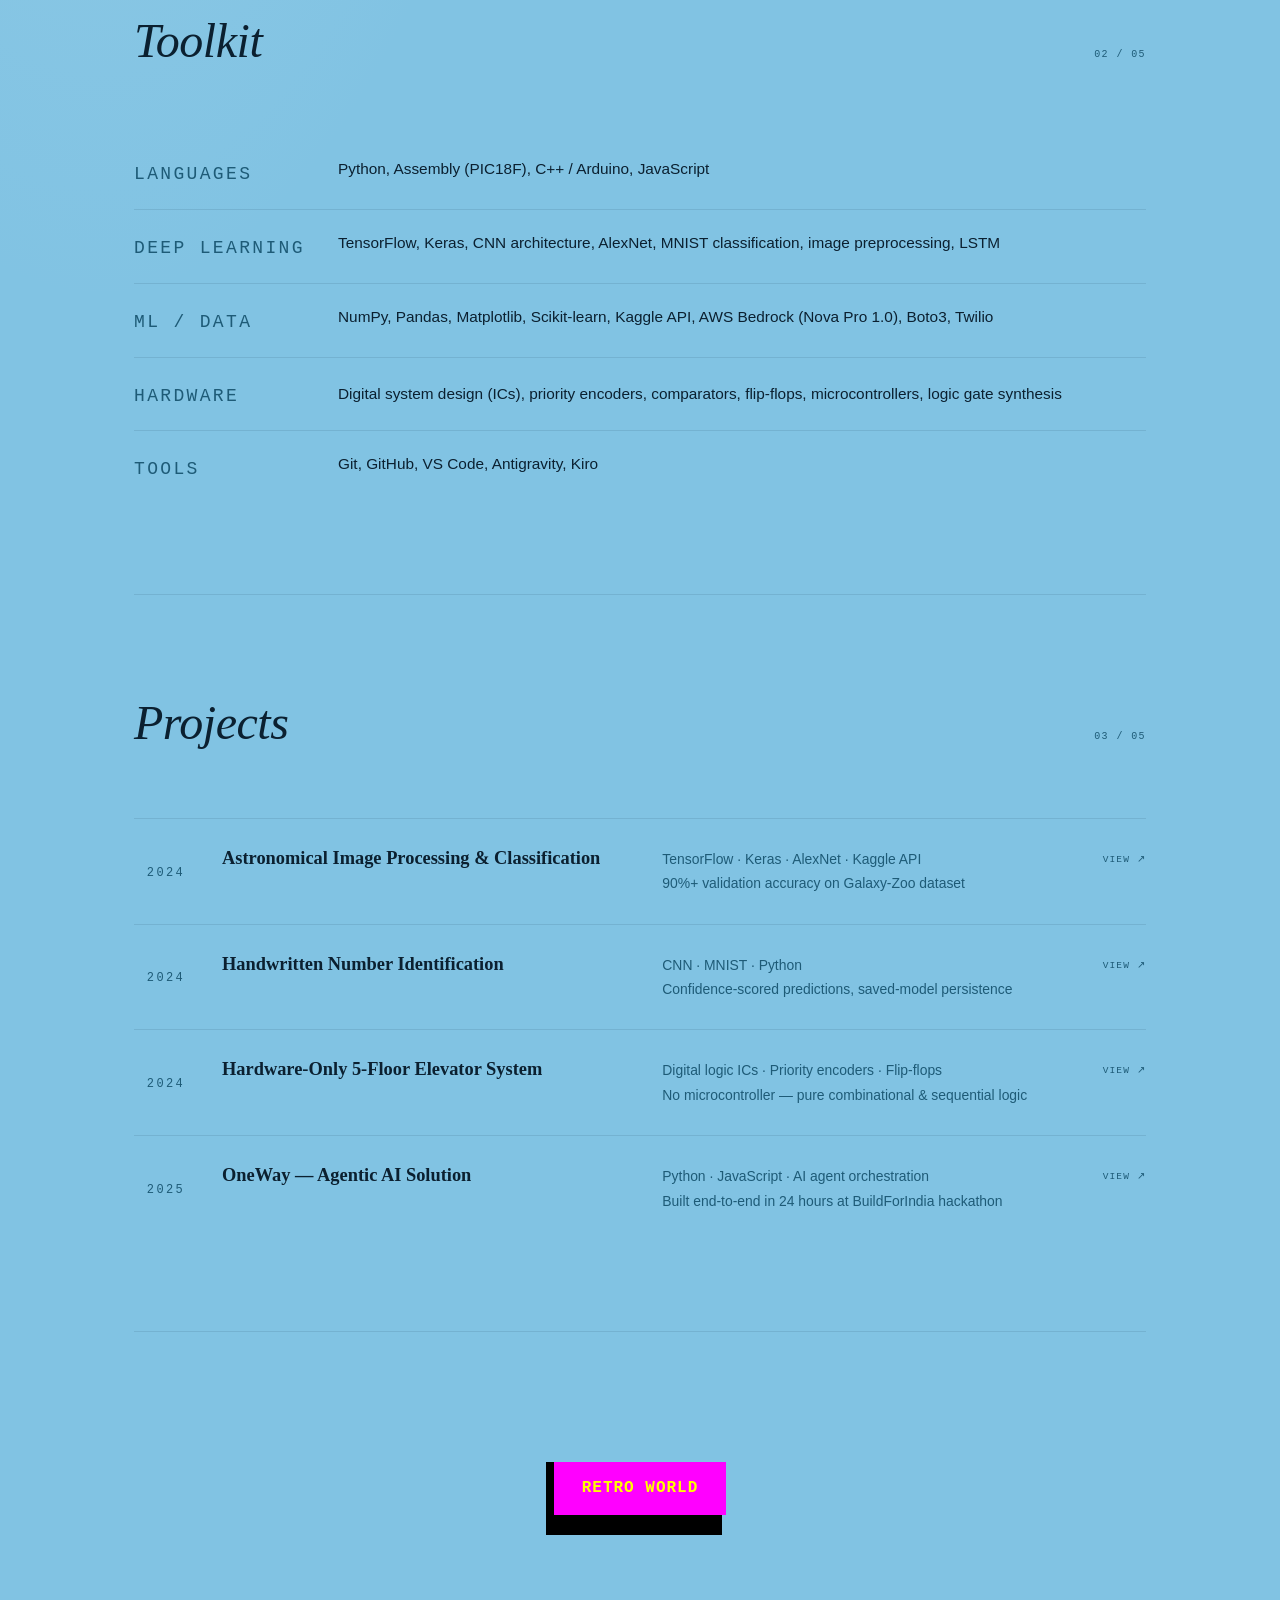
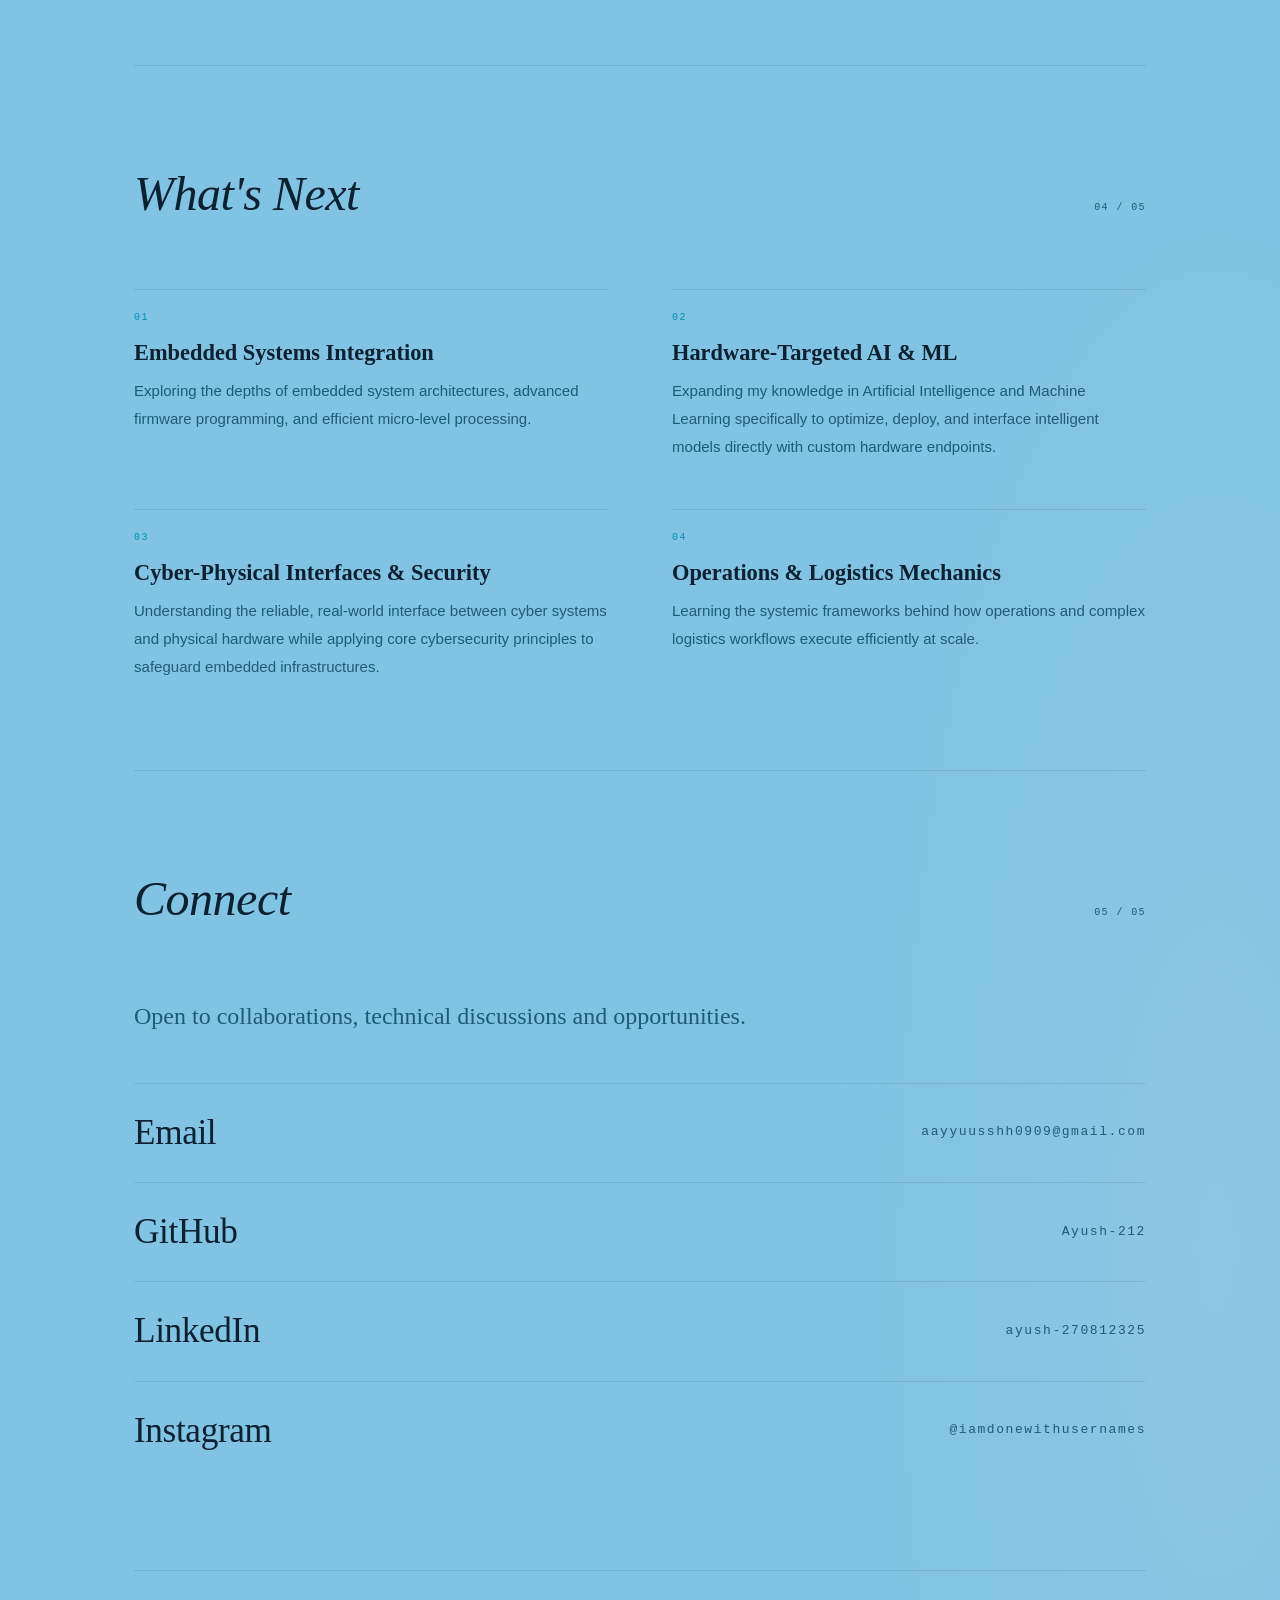
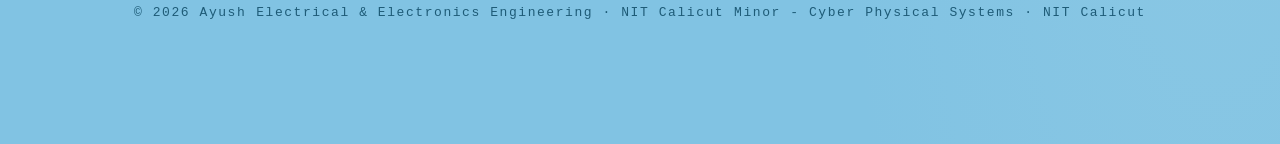
<file: Main Page/Index.HTML>
<!doctype html>
<html lang="en">

<head>
  <meta charset="utf-8">
  <meta name="viewport" content="width=device-width,initial-scale=1">
  <title>Ayush — EEE @ NIT Calicut</title>
  <link rel="stylesheet" href="style.css">
</head>

<body>

  <div id="cur-dot"></div>
  <div id="cur-ring"></div>
  <div id="spb"></div>

  <nav class="rail" aria-label="Sections">
    <div class="rd on" data-s="hero"></div>
    <div class="rd" data-s="about"></div>
    <div class="rd" data-s="toolkit"></div>
    <div class="rd" data-s="projects"></div>
    <div class="rd" data-s="retrozone"></div>
    <div class="rd" data-s="next"></div>
    <div class="rd" data-s="connect"></div>
  </nav>

  <main class="page">

    <div class="hero" id="hero">
      <div class="hero-top">
        <nav class="nav-header" aria-label="Main navigation">
          <a href="#hero" class="nav-link">Home</a>
          <a href="#about" class="nav-link">About</a>
          <a href="#toolkit" class="nav-link">Toolkit</a>
          <a href="#projects" class="nav-link">Project</a>
          <a href="#retrozone" class="nav-link">Retrozone</a>
          <a href="#next" class="nav-link">What's Next</a>
          <a href="#connect" class="nav-link">Connect</a>
        </nav>

      </div>

      <div style="display:flex;flex-direction:column;justify-content:center">
        <div class="name-block">
          <span class="name-pre">Hi, I'm</span>
          <span class="name-main">Ayush.</span>
        </div>
        <div class="hero-desc">
          <p><strong>Electrical & Electronics Engineering</strong> student bridging together the worlds of
            hardware logic and intelligent software from pure-IC logics
            to deep learning models.</p>
          <div class="hero-ctas">
            <a class="cta cta-a" href="#projects">Selected work</a>
            <a class="cta cta-b" href="#connect">Get in touch</a>
          </div>
        </div>
      </div>

      <div class="hero-bottom">
        <span class="hero-year">"The present is theirs; the future, for which I really worked, is mine." — Nikola
          Tesla</span>
        <span class="hero-scroll">↓ Scroll</span>
      </div>
    </div>

    <section id="about">
      <div class="sh r">
        <h2 class="sh-title">About</h2>
        <span class="sh-n">01 / 05</span>
      </div>
      <div class="about-layout">
        <p class="about-pull r d1">A <em>system as a whole</em> — software to silicon.</p>
        <div class="about-body r d2">
          <p>I study Electrical & Electronics Engineering at NIT Calicut, building a skill set
            that spans core engineering fundamentals, programming and hardware implementation.
            My work covers <strong>Circuit Simulation</strong>, <strong>Digital Circuit Design</strong>,
            <strong>Embedded System Programming</strong> and <strong>ML- Model Development</strong>.
          </p>
          <p>The most interesting problems live at the boundary, where a carefully-designed hardware
            subsystem hands off to an intelligent software layer. Whether that's an elevator controller
            arbitrating floor priority through pure logic ICs or a convolutional network classifying
            galaxy morphologies, I try to own the whole stack.
            An Opportunity to Work at the Intersection of Hardware and Software is because of my degree and my interest
            aligning in this field.</p>
        </div>
      </div>
    </section>

    <section id="toolkit">
      <div class="sh r">
        <h2 class="sh-title">Toolkit</h2>
        <span class="sh-n">02 / 05</span>
      </div>
      <div class="r d1">
        <div class="tk-row">
          <span class="tk-cat">Languages</span>
          <span class="tk-items">Python, Assembly (PIC18F), C++ / Arduino, JavaScript</span>
        </div>
        <div class="tk-row">
          <span class="tk-cat">Deep Learning</span>
          <span class="tk-items">TensorFlow, Keras, CNN architecture, AlexNet, MNIST classification, image
            preprocessing, LSTM</span>
        </div>
        <div class="tk-row">
          <span class="tk-cat">ML / Data</span>
          <span class="tk-items">NumPy, Pandas, Matplotlib, Scikit-learn, Kaggle API, AWS Bedrock (Nova Pro 1.0), Boto3,
            Twilio</span>
        </div>
        <div class="tk-row">
          <span class="tk-cat">Hardware</span>
          <span class="tk-items">Digital system design (ICs), priority encoders, comparators, flip-flops,
            microcontrollers, logic gate synthesis</span>
        </div>
        <div class="tk-row">
          <span class="tk-cat">Tools</span>
          <span class="tk-items">Git, GitHub, VS Code, Antigravity, Kiro</span>
        </div>
      </div>
    </section>

    <section id="projects">
      <div class="sh r">
        <h2 class="sh-title">Projects</h2>
        <span class="sh-n">03 / 05</span>
      </div>
      <div class="proj-table r d1">
        <div class="proj-row">
          <span class="proj-year">2024</span>
          <div class="proj-name"><a href="https://github.com/Ayush-212/Astronomical-Image-Processing">Astronomical Image
              Processing & Classification</a></div>
          <span class="proj-stack">TensorFlow · Keras · AlexNet · Kaggle API<br>90%+ validation accuracy on Galaxy-Zoo
            dataset</span>
          <a class="proj-link" href="https://github.com/Ayush-212/Astronomical-Image-Processing">View ↗</a>
        </div>
        <div class="proj-row">
          <span class="proj-year">2024</span>
          <div class="proj-name"><a href="https://github.com/Ayush-212/Number-Identification-Model">Handwritten Number
              Identification</a></div>
          <span class="proj-stack">CNN · MNIST · Python<br>Confidence-scored predictions, saved-model persistence</span>
          <a class="proj-link" href="https://github.com/Ayush-212/Number-Identification-Model">View ↗</a>
        </div>
        <div class="proj-row">
          <span class="proj-year">2024</span>
          <div class="proj-name"><a
              href="https://github.com/Ayush-212/5-Floor-Elevator-System-with-Safety-Alarm-System">Hardware-Only 5-Floor
              Elevator System</a></div>
          <span class="proj-stack">Digital logic ICs · Priority encoders · Flip-flops<br>No microcontroller — pure
            combinational & sequential logic</span>
          <a class="proj-link" href="https://github.com/Ayush-212/5-Floor-Elevator-System-with-Safety-Alarm-System">View
            ↗</a>
        </div>
        <div class="proj-row">
          <span class="proj-year">2025</span>
          <div class="proj-name"><a href="https://github.com/JohanSanSebastian/OneWay-BuildForIndia">OneWay — Agentic AI
              Solution</a></div>
          <span class="proj-stack">Python · JavaScript · AI agent orchestration<br>Built end-to-end in 24 hours at
            BuildForIndia hackathon</span>
          <a class="proj-link" href="https://github.com/JohanSanSebastian/OneWay-BuildForIndia">View ↗</a>
        </div>
      </div>
    </section>

    <section id="retrozone">
      <div style="text-align: center; padding: 40px 0 60px;">
        <a class="retro-btn" href="../Retro/RetroPage.html">RETRO WORLD</a>
      </div>
    </section>

    <section id="next">
      <div class="sh r">
        <h2 class="sh-title">What's Next</h2>
        <span class="sh-n">04 / 05</span>
      </div>
      <div class="next-grid r d1">
        <div class="next-item">
          <span class="next-num">01</span>
          <h3 class="next-title">Embedded Systems Integration</h3>
          <p class="next-desc">Exploring the depths of embedded system architectures, advanced firmware programming, and
            efficient micro-level processing.</p>
        </div>
        <div class="next-item">
          <span class="next-num">02</span>
          <h3 class="next-title">Hardware-Targeted AI & ML</h3>
          <p class="next-desc">Expanding my knowledge in Artificial Intelligence and Machine Learning specifically to
            optimize, deploy, and interface intelligent models directly with custom hardware endpoints.</p>
        </div>
        <div class="next-item">
          <span class="next-num">03</span>
          <h3 class="next-title">Cyber-Physical Interfaces & Security</h3>
          <p class="next-desc">Understanding the reliable, real-world interface between cyber systems and physical
            hardware while applying core cybersecurity principles to safeguard embedded infrastructures.</p>
        </div>
        <div class="next-item">
          <span class="next-num">04</span>
          <h3 class="next-title">Operations & Logistics Mechanics</h3>
          <p class="next-desc">Learning the systemic frameworks behind how operations and complex logistics workflows
            execute efficiently at scale.</p>
        </div>
      </div>
    </section>

    <section id="connect">
      <div class="sh r">
        <h2 class="sh-title">Connect</h2>
        <span class="sh-n">05 / 05</span>
      </div>
      <p class="connect-intro r d1">Open to collaborations, technical discussions and opportunities.</p>
      <div class="r d2">
        <a class="cl" href="mailto:aayyuusshh0909@gmail.com">
          <span class="cl-name">Email</span>
          <span class="cl-handle">aayyuusshh0909@gmail.com</span>
        </a>
        <a class="cl" href="https://github.com/Ayush-212">
          <span class="cl-name">GitHub</span>
          <span class="cl-handle">Ayush-212</span>
        </a>
        <a class="cl" href="https://www.linkedin.com/in/ayush-270812325/">
          <span class="cl-name">LinkedIn</span>
          <span class="cl-handle">ayush-270812325</span>
        </a>
        <a class="cl" href="https://www.instagram.com/iamdonewithusernames/">
          <span class="cl-name">Instagram</span>
          <span class="cl-handle">@iamdonewithusernames</span>
        </a>
      </div>
    </section>

    <footer class="r">
      <span>© 2026 Ayush</span>
      <span>Electrical & Electronics Engineering · NIT Calicut</span>
      <span>Minor - Cyber Physical Systems · NIT Calicut</span>
    </footer>

  </main>

  <script>
    // ── Dot + lagging ring cursor
    const dot = document.getElementById('cur-dot');
    const ring = document.getElementById('cur-ring');
    let mx = -200, my = -200, rx = -200, ry = -200;

    document.addEventListener('mousemove', e => { mx = e.clientX; my = e.clientY; });

    (function loop() {
      dot.style.left = mx + 'px';
      dot.style.top = my + 'px';
      rx += (mx - rx) * 0.14;
      ry += (my - ry) * 0.14;
      ring.style.left = rx + 'px';
      ring.style.top = ry + 'px';
      requestAnimationFrame(loop);
    })();

    document.querySelectorAll('a, button, .rd').forEach(el => {
      el.addEventListener('mouseenter', () => document.body.classList.add('on-link'));
      el.addEventListener('mouseleave', () => document.body.classList.remove('on-link'));
    });

    // ── Scroll progress
    const spb = document.getElementById('spb');
    window.addEventListener('scroll', () => {
      spb.style.width = (scrollY / (document.body.scrollHeight - innerHeight) * 100) + '%';
      updateDots();
    }, { passive: true });

    // ── Rail dots updated for sections (include retrozone)
    const sections = ['hero', 'about', 'toolkit', 'projects', 'retrozone', 'next', 'connect'];
    const dots = document.querySelectorAll('.rd');
    function updateDots() {
      let cur = 0;
      sections.forEach((id, i) => {
        const el = document.getElementById(id);
        if (el && el.getBoundingClientRect().top <= innerHeight * 0.5) cur = i;
      });
      dots.forEach((d, i) => d.classList.toggle('on', i === cur));
    }
    dots.forEach((d, i) => d.addEventListener('click', () =>
      document.getElementById(sections[i])?.scrollIntoView({ behavior: 'smooth' })
    ));

    // ── Reveal on scroll
    const obs = new IntersectionObserver(entries => {
      entries.forEach(e => {
        if (e.isIntersecting) { e.target.classList.add('vis'); obs.unobserve(e.target); }
      });
    }, { threshold: 0.08, rootMargin: '0px 0px -40px 0px' });
    document.querySelectorAll('.r').forEach(el => obs.observe(el));
  </script>
</body>

</html>
</file>
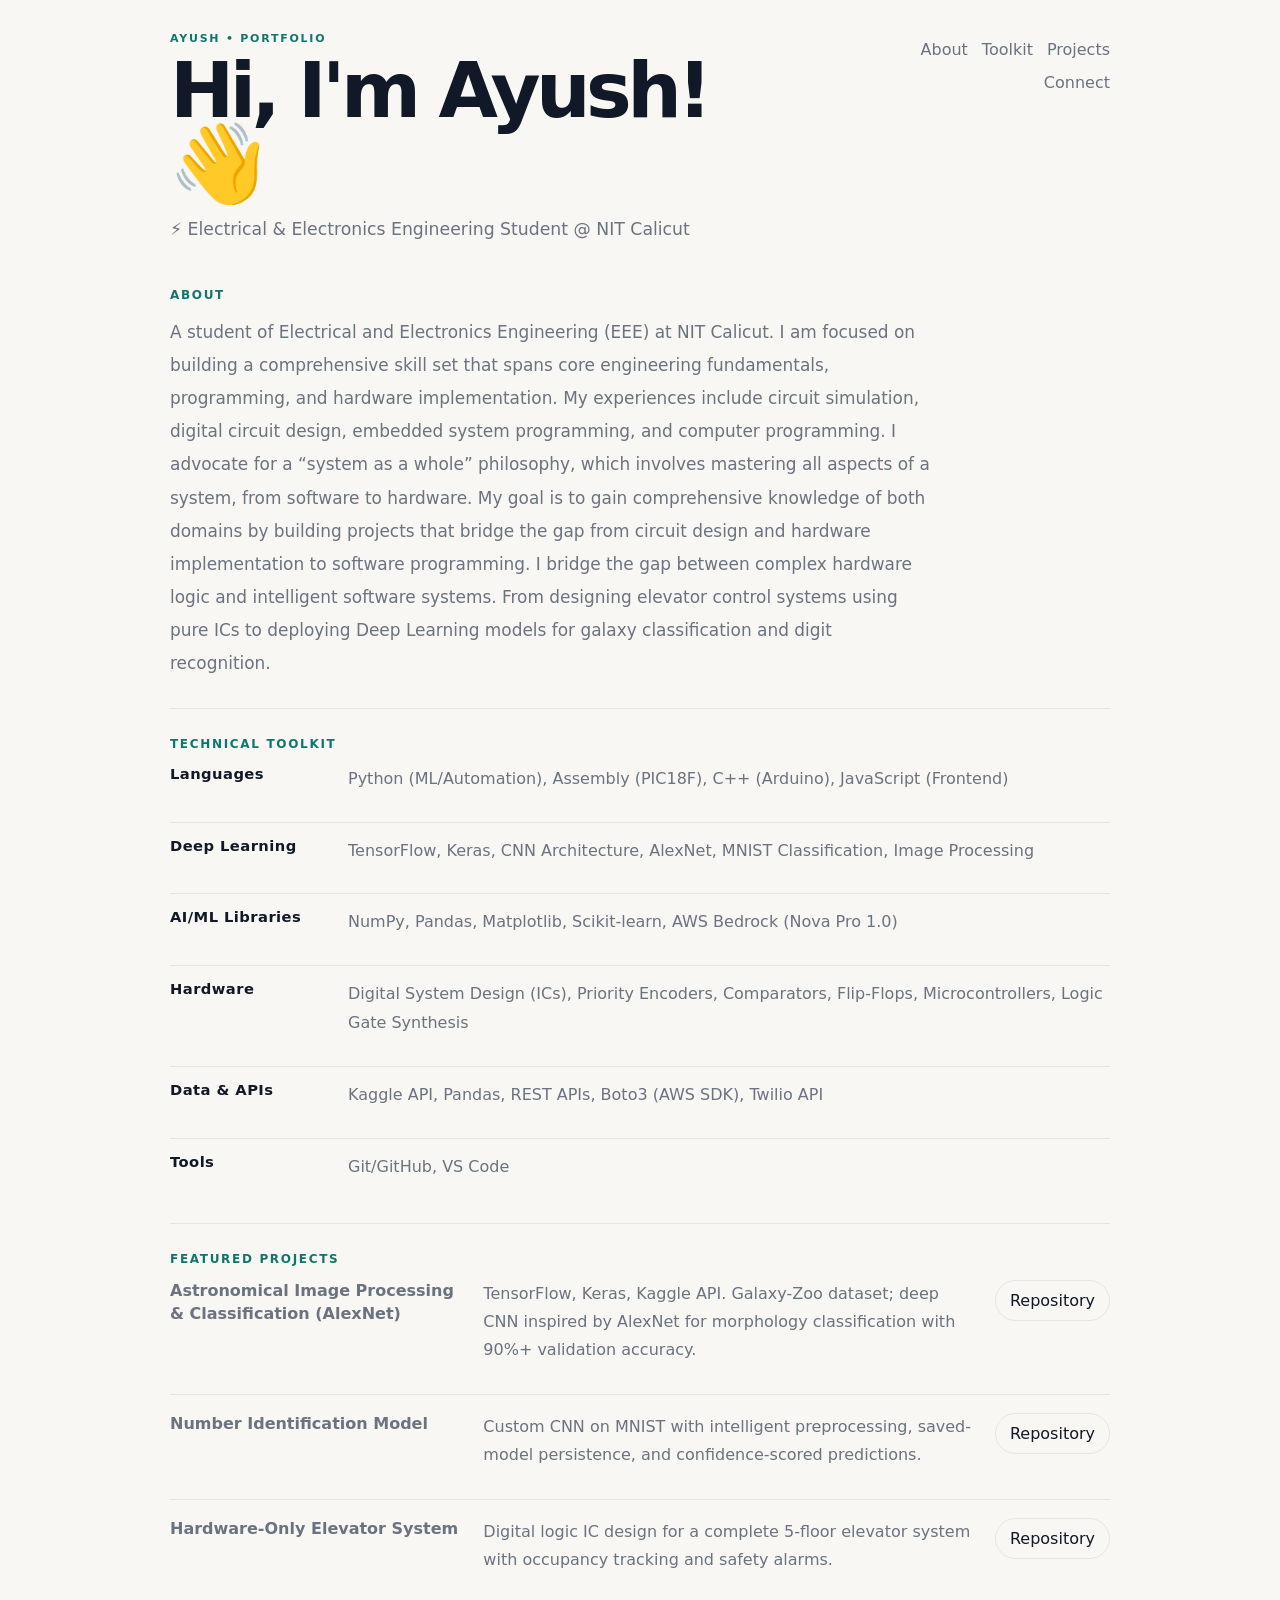
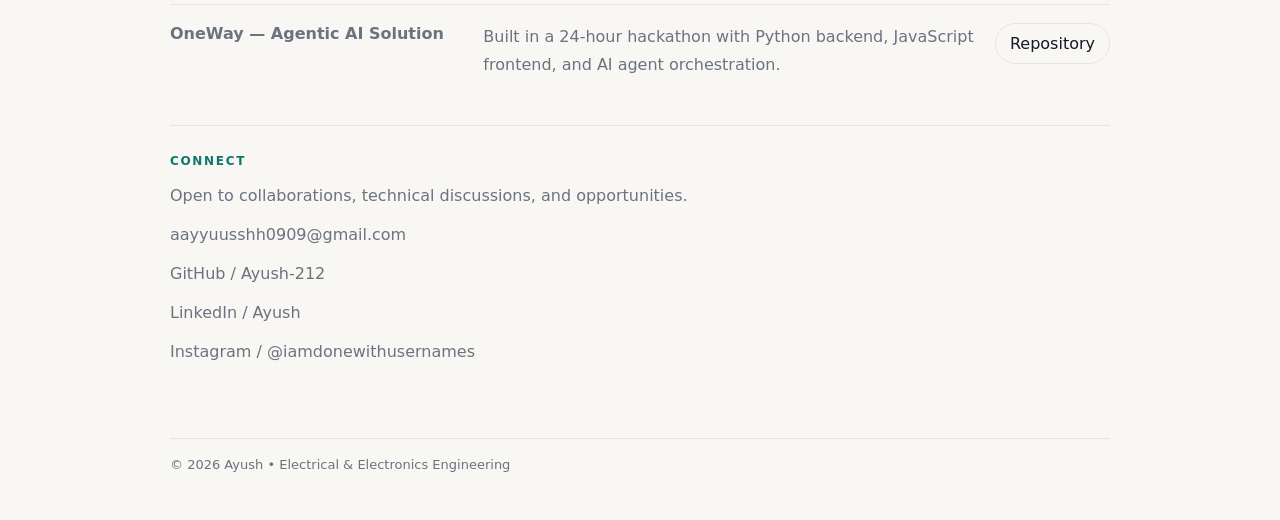
<file: prototype_1.html>
<!doctype html>
<html lang="en">

<head>
  <meta charset="utf-8">
  <meta name="viewport" content="width=device-width,initial-scale=1">
  <title>Ayush — Portfolio</title>
  <style>
    :root {
      --bg: #f8f7f3;
      --surface: #ffffff;
      --ink: #111827;
      --muted: #6b7280;
      --accent: #0f766e;
      --line: rgba(17, 24, 39, 0.08);
    }

    * {
      box-sizing: border-box;
    }

    html,
    body {
      margin: 0;
      min-height: 100%;
      background: var(--bg);
      color: var(--ink);
      font-family: Inter, ui-sans-serif, system-ui, -apple-system, BlinkMacSystemFont, "Segoe UI", sans-serif;
    }

    .wrap {
      max-width: 980px;
      margin: 0 auto;
      padding: 32px 20px 48px;
    }

    header {
      display: flex;
      justify-content: space-between;
      gap: 24px;
      align-items: flex-start;
      margin-bottom: 44px;
    }

    .brand {
      max-width: 680px;
    }

    .eyebrow {
      margin: 0 0 10px;
      color: var(--accent);
      text-transform: uppercase;
      letter-spacing: 0.16em;
      font-size: 11px;
      font-weight: 700;
    }

    h1 {
      margin: 0;
      font-size: clamp(2.8rem, 6vw, 5rem);
      line-height: 0.95;
      letter-spacing: -0.06em;
    }

    .subtitle {
      margin: 14px 0 0;
      font-size: 1.08rem;
      line-height: 1.7;
      color: var(--muted);
      max-width: 42rem;
    }

    .header-links {
      display: flex;
      gap: 14px;
      flex-wrap: wrap;
      justify-content: flex-end;
      padding-top: 8px;
    }

    .header-links a,
    .link {
      color: var(--muted);
      text-decoration: none;
    }

    .header-links a:hover,
    .link:hover {
      color: var(--accent);
    }

    .section {
      padding: 28px 0;
      border-top: 1px solid var(--line);
    }

    .section:first-of-type {
      border-top: 0;
      padding-top: 0;
    }

    .section-title {
      margin: 0 0 14px;
      font-size: 12px;
      text-transform: uppercase;
      letter-spacing: 0.14em;
      color: var(--accent);
      font-weight: 700;
    }

    .bio {
      max-width: 760px;
      font-size: 1.06rem;
      line-height: 1.95;
      color: var(--muted);
      margin: 0;
    }

    .toolkit {
      display: grid;
      gap: 14px;
    }

    .tool-row {
      display: grid;
      grid-template-columns: 160px 1fr;
      gap: 18px;
      padding: 14px 0;
      border-top: 1px solid var(--line);
    }

    .tool-row:first-child {
      border-top: 0;
      padding-top: 0;
    }

    .tool-label {
      font-size: 0.92rem;
      font-weight: 700;
      letter-spacing: 0.03em;
    }

    .tool-value {
      color: var(--muted);
      line-height: 1.8;
    }

    .projects {
      display: grid;
      gap: 12px;
    }

    .project {
      display: grid;
      grid-template-columns: 1.2fr 2fr auto;
      gap: 16px;
      align-items: start;
      padding: 18px 0;
      border-top: 1px solid var(--line);
    }

    .project:first-child {
      border-top: 0;
      padding-top: 0;
    }

    .project h3 {
      margin: 0;
      font-size: 1rem;
      line-height: 1.4;
    }

    .project p {
      margin: 0;
      color: var(--muted);
      line-height: 1.75;
    }

    .button {
      display: inline-flex;
      align-items: center;
      justify-content: center;
      padding: 10px 14px;
      border: 1px solid var(--line);
      border-radius: 999px;
      text-decoration: none;
      color: var(--ink);
      white-space: nowrap;
      transition: border-color 0.15s ease, color 0.15s ease;
    }

    .button:hover {
      border-color: var(--accent);
      color: var(--accent);
    }

    .connect {
      display: grid;
      gap: 10px;
      color: var(--muted);
      line-height: 1.8;
    }

    footer {
      margin-top: 44px;
      padding-top: 18px;
      border-top: 1px solid var(--line);
      color: var(--muted);
      font-size: 13px;
    }

    @media (max-width: 820px) {

      header,
      .project {
        grid-template-columns: 1fr;
      }

      header {
        display: grid;
      }

      .header-links {
        justify-content: flex-start;
      }

      .tool-row {
        grid-template-columns: 1fr;
        gap: 6px;
      }
    }

    @media (max-width: 700px) {
      .wrap {
        padding: 22px 16px 36px;
      }

      h1 {
        font-size: clamp(2.2rem, 14vw, 3.5rem);
      }

      .subtitle,
      .bio,
      .tool-value,
      .project p {
        font-size: 1rem;
        line-height: 1.8;
      }
    }
  </style>
</head>

<body>
  <main class="wrap">
    <header>
      <div class="brand">
        <p class="eyebrow">Ayush • Portfolio</p>
        <h1>Hi, I'm Ayush! 👋</h1>
        <p class="subtitle">⚡ Electrical & Electronics Engineering Student @ NIT Calicut</p>
      </div>
      <nav class="header-links" aria-label="Sections">
        <a href="#about">About</a>
        <a href="#toolkit">Toolkit</a>
        <a href="#projects">Projects</a>
        <a href="#connect">Connect</a>
      </nav>
    </header>

    <section class="section" id="about">
      <p class="section-title">About</p>
      <p class="bio">A student of Electrical and Electronics Engineering (EEE) at NIT Calicut. I am focused on building
        a comprehensive skill set that spans core engineering fundamentals, programming, and hardware implementation. My
        experiences include circuit simulation, digital circuit design, embedded system programming, and computer
        programming. I advocate for a “system as a whole” philosophy, which involves mastering all aspects of a system,
        from software to hardware. My goal is to gain comprehensive knowledge of both domains by building projects that
        bridge the gap from circuit design and hardware implementation to software programming. I bridge the gap between
        complex hardware logic and intelligent software systems. From designing elevator control systems using pure ICs
        to deploying Deep Learning models for galaxy classification and digit recognition.</p>
    </section>

    <section class="section" id="toolkit">
      <p class="section-title">Technical Toolkit</p>
      <div class="toolkit">
        <div class="tool-row">
          <div class="tool-label">Languages</div>
          <div class="tool-value">Python (ML/Automation), Assembly (PIC18F), C++ (Arduino), JavaScript (Frontend)</div>
        </div>
        <div class="tool-row">
          <div class="tool-label">Deep Learning</div>
          <div class="tool-value">TensorFlow, Keras, CNN Architecture, AlexNet, MNIST Classification, Image Processing
          </div>
        </div>
        <div class="tool-row">
          <div class="tool-label">AI/ML Libraries</div>
          <div class="tool-value">NumPy, Pandas, Matplotlib, Scikit-learn, AWS Bedrock (Nova Pro 1.0)</div>
        </div>
        <div class="tool-row">
          <div class="tool-label">Hardware</div>
          <div class="tool-value">Digital System Design (ICs), Priority Encoders, Comparators, Flip-Flops,
            Microcontrollers, Logic Gate Synthesis</div>
        </div>
        <div class="tool-row">
          <div class="tool-label">Data & APIs</div>
          <div class="tool-value">Kaggle API, Pandas, REST APIs, Boto3 (AWS SDK), Twilio API</div>
        </div>
        <div class="tool-row">
          <div class="tool-label">Tools</div>
          <div class="tool-value">Git/GitHub, VS Code</div>
        </div>
      </div>
    </section>

    <section class="section" id="projects">
      <p class="section-title">Featured Projects</p>
      <div class="projects">
        <article class="project">
          <div>
            <h3><a href="https://github.com/Ayush-212/Astronomical-Image-Processing" class="link">Astronomical Image
                Processing & Classification (AlexNet)</a></h3>
          </div>
          <p>TensorFlow, Keras, Kaggle API. Galaxy-Zoo dataset; deep CNN inspired by AlexNet for morphology
            classification with 90%+ validation accuracy.</p>
          <a href="https://github.com/Ayush-212/Astronomical-Image-Processing" class="button">Repository</a>
        </article>
        <article class="project">
          <div>
            <h3><a href="https://github.com/Ayush-212/Number-Identification-Model" class="link">Number Identification
                Model</a></h3>
          </div>
          <p>Custom CNN on MNIST with intelligent preprocessing, saved-model persistence, and confidence-scored
            predictions.</p>
          <a href="https://github.com/Ayush-212/Number-Identification-Model" class="button">Repository</a>
        </article>
        <article class="project">
          <div>
            <h3><a href="https://github.com/Ayush-212/5-Floor-Elevator-System-with-Safety-Alarm-System"
                class="link">Hardware-Only Elevator System</a></h3>
          </div>
          <p>Digital logic IC design for a complete 5-floor elevator system with occupancy tracking and safety alarms.
          </p>
          <a href="https://github.com/Ayush-212/5-Floor-Elevator-System-with-Safety-Alarm-System"
            class="button">Repository</a>
        </article>
        <article class="project">
          <div>
            <h3><a href="https://github.com/JohanSanSebastian/OneWay-BuildForIndia" class="link">OneWay — Agentic AI
                Solution</a></h3>
          </div>
          <p>Built in a 24-hour hackathon with Python backend, JavaScript frontend, and AI agent orchestration.</p>
          <a href="https://github.com/JohanSanSebastian/OneWay-BuildForIndia" class="button">Repository</a>
        </article>
      </div>
    </section>

    <section class="section" id="connect">
      <p class="section-title">Connect</p>
      <div class="connect">
        <div>Open to collaborations, technical discussions, and opportunities.</div>
        <div><a class="link" href="mailto:aayyuusshh0909@gmail.com">aayyuusshh0909@gmail.com</a></div>
        <div><a class="link" href="https://github.com/Ayush-212">GitHub / Ayush-212</a></div>
        <div><a class="link" href="https://www.linkedin.com/in/ayush-270812325/">LinkedIn / Ayush</a></div>
        <div><a class="link" href="https://www.instagram.com/iamdonewithusernames/">Instagram /
            @iamdonewithusernames</a></div>
      </div>
    </section>

    <footer>
      <div>© 2026 Ayush • Electrical & Electronics Engineering</div>
    </footer>
  </main>
</body>

</html>
</file>
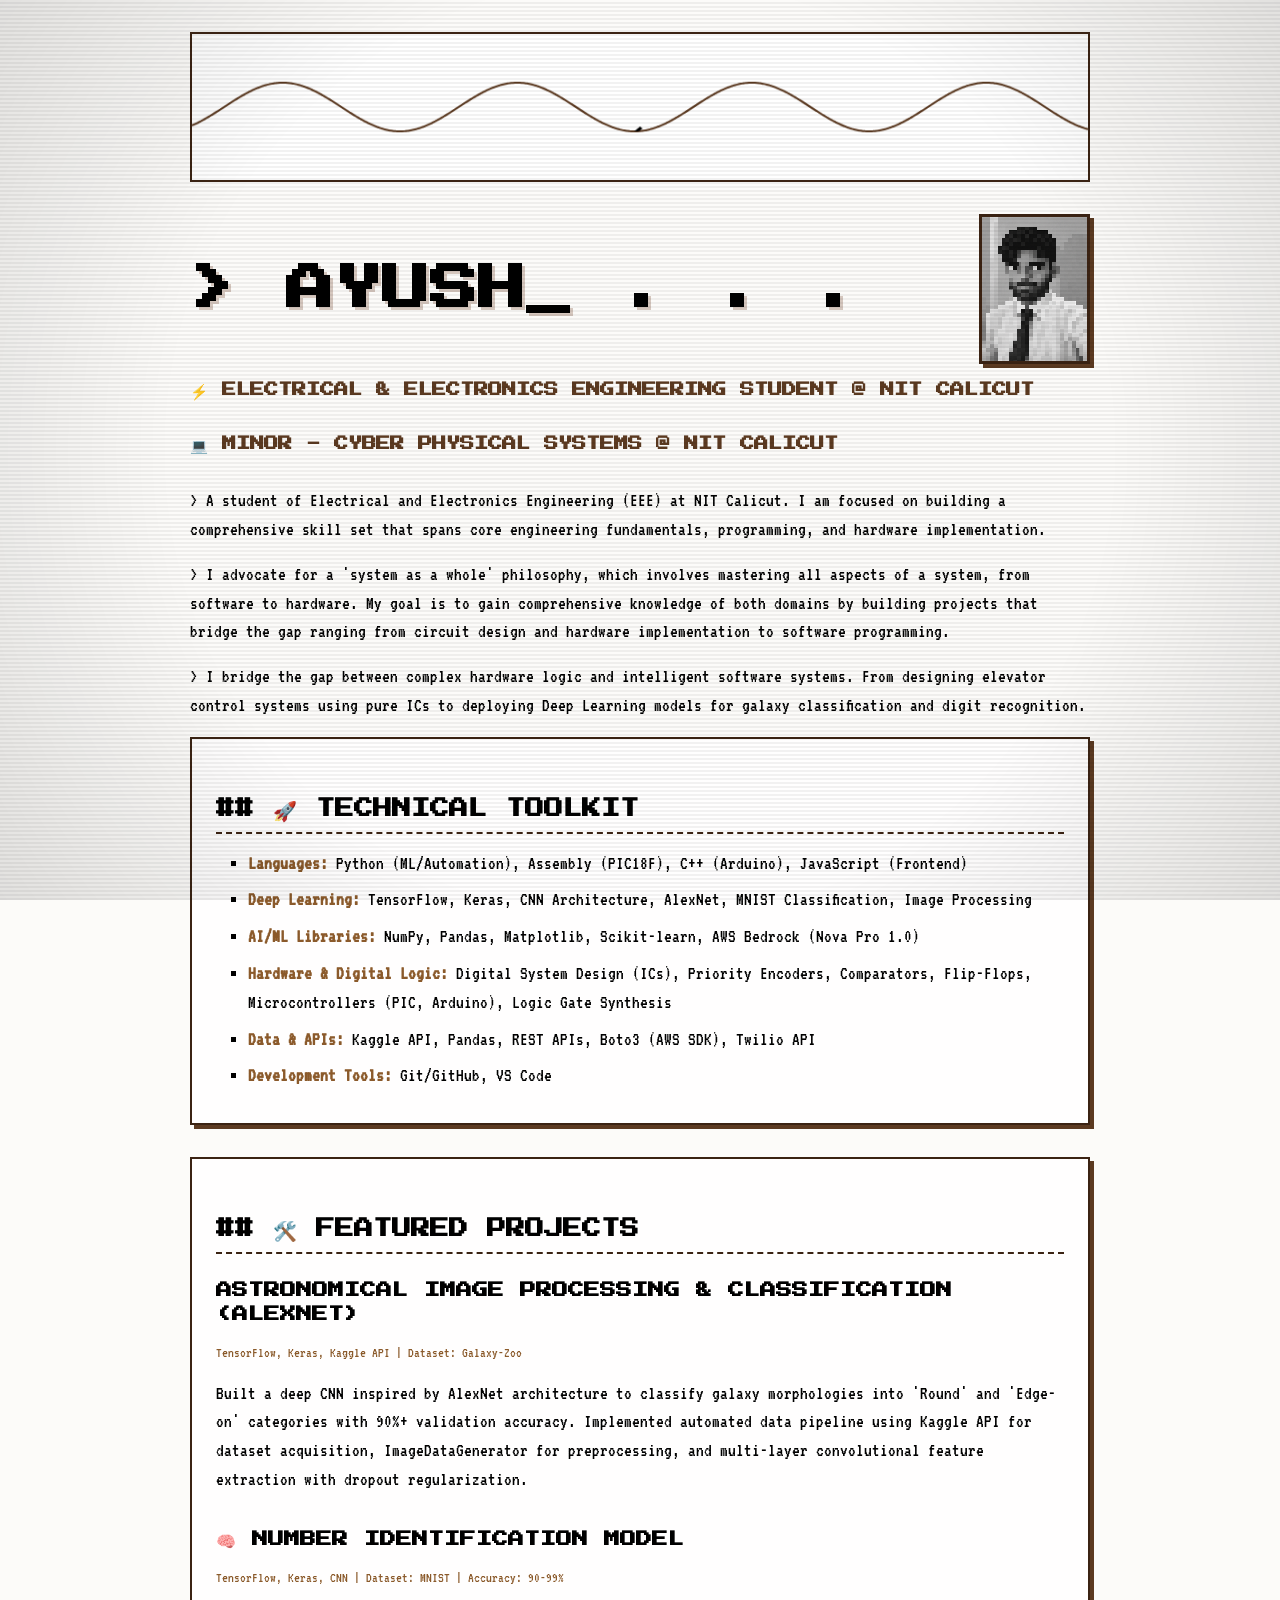
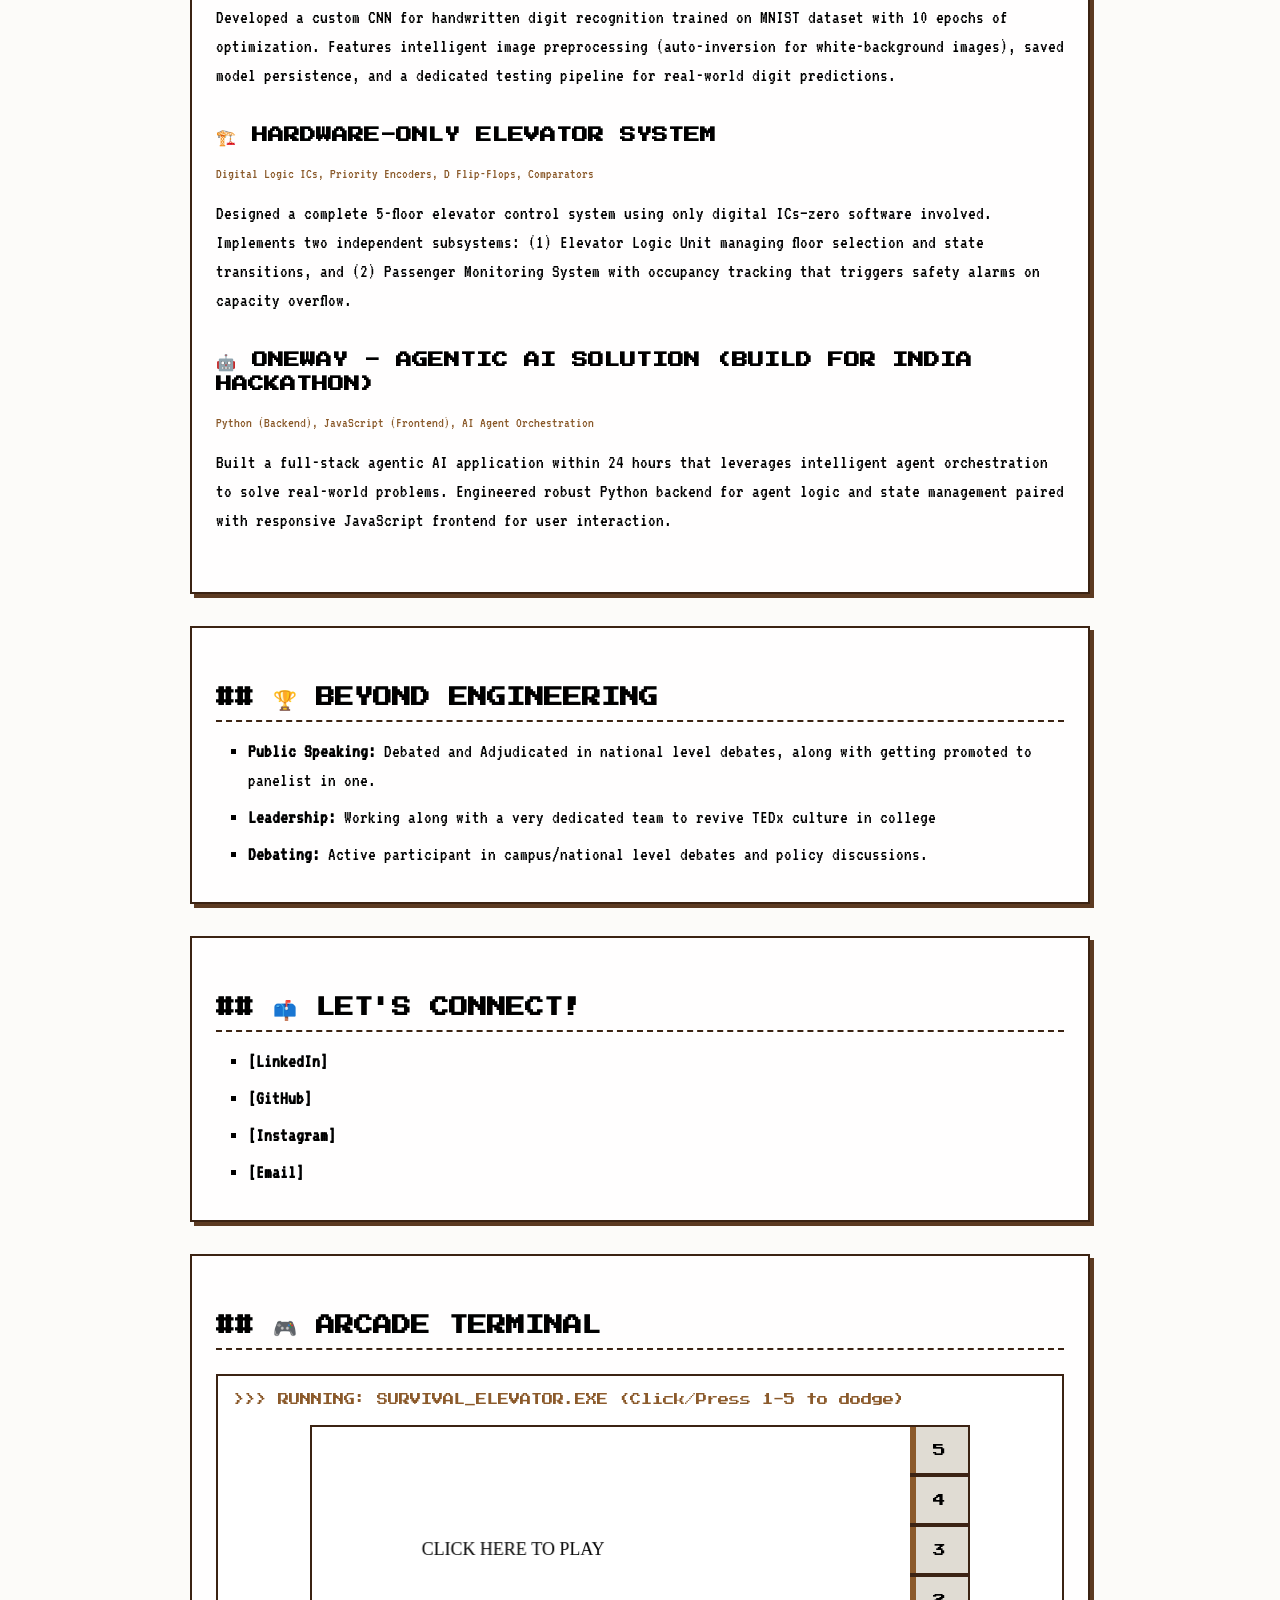
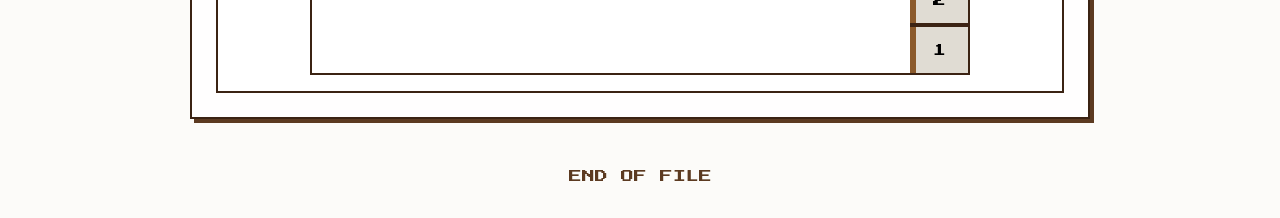
<file: Retro/RetroPage.html>
<!DOCTYPE html>
<html lang="en">

<head>
    <meta charset="UTF-8">
    <meta name="viewport" content="width=device-width, initial-scale=1.0">
    <title>Ayush | Retro Portfolio</title>
    <link rel="preconnect" href="https://fonts.googleapis.com">
    <link rel="preconnect" href="https://fonts.gstatic.com" crossorigin>
    <link href="https://fonts.googleapis.com/css2?family=Press+Start+2P&family=VT323&display=swap" rel="stylesheet">
    <link rel="stylesheet" href="retro-styles.css">
</head>

<body>
    <div class="crt-overlay"></div>
    <div class="scanlines"></div>

    <div class="container">
        <header>
            <canvas id="boatCanvas" width="800" height="150"></canvas>
            <div class="title-container">
                <h1>> Ayush_ . . .</h1>
                <img src="profile.png" alt="Ayush Profile" class="profile-pic">
            </div>
            <h2> ⚡ Electrical & Electronics Engineering Student @ NIT Calicut</h2>
            <h2> 💻 Minor - Cyber Physical Systems @ NIT Calicut </h2>
            <div class="terminal-text">
                <p>A student of Electrical and Electronics Engineering (EEE) at NIT Calicut. I am focused on building a
                    comprehensive skill set that spans core engineering fundamentals, programming, and hardware
                    implementation.</p>
                <p>I advocate for a 'system as a whole' philosophy, which involves mastering all aspects of a system,
                    from software to hardware. My goal is to gain comprehensive knowledge of both domains by building
                    projects that bridge the gap ranging from circuit design and hardware implementation to software
                    programming.</p>
                <p>I bridge the gap between complex hardware logic and intelligent software systems. From designing
                    elevator control systems using pure ICs to deploying Deep Learning models for galaxy classification
                    and digit recognition.</p>
            </div>
        </header>

        <section id="skills" class="panel">
            <h3>## 🚀 Technical Toolkit</h3>
            <ul>
                <li><span class="highlight">Languages:</span> Python (ML/Automation), Assembly (PIC18F), C++ (Arduino),
                    JavaScript (Frontend)</li>
                <li><span class="highlight">Deep Learning:</span> TensorFlow, Keras, CNN Architecture, AlexNet, MNIST
                    Classification, Image Processing</li>
                <li><span class="highlight">AI/ML Libraries:</span> NumPy, Pandas, Matplotlib, Scikit-learn, AWS Bedrock
                    (Nova Pro 1.0)</li>
                <li><span class="highlight">Hardware & Digital Logic:</span> Digital System Design (ICs), Priority
                    Encoders, Comparators, Flip-Flops, Microcontrollers (PIC, Arduino), Logic Gate Synthesis</li>
                <li><span class="highlight">Data & APIs:</span> Kaggle API, Pandas, REST APIs, Boto3 (AWS SDK), Twilio
                    API</li>
                <li><span class="highlight">Development Tools:</span> Git/GitHub, VS Code</li>
            </ul>
        </section>

        <section id="projects" class="panel">
            <h3>## 🛠️ Featured Projects</h3>

            <div class="project-card">
                <h4>Astronomical Image Processing & Classification (AlexNet)</h4>
                <p class="tech-stack">TensorFlow, Keras, Kaggle API | Dataset: Galaxy-Zoo</p>
                <p>Built a deep CNN inspired by AlexNet architecture to classify galaxy morphologies into 'Round' and
                    'Edge-on' categories with 90%+ validation accuracy. Implemented automated data pipeline using Kaggle
                    API for dataset acquisition, ImageDataGenerator for preprocessing, and multi-layer convolutional
                    feature extraction with dropout regularization.</p>
            </div>

            <div class="project-card">
                <h4>🧠 Number Identification Model</h4>
                <p class="tech-stack">TensorFlow, Keras, CNN | Dataset: MNIST | Accuracy: 90-99%</p>
                <p>Developed a custom CNN for handwritten digit recognition trained on MNIST dataset with 10 epochs of
                    optimization. Features intelligent image preprocessing (auto-inversion for white-background images),
                    saved model persistence, and a dedicated testing pipeline for real-world digit predictions.</p>
            </div>

            <div class="project-card">
                <h4>🏗️ Hardware-Only Elevator System</h4>
                <p class="tech-stack">Digital Logic ICs, Priority Encoders, D Flip-Flops, Comparators</p>
                <p>Designed a complete 5-floor elevator control system using only digital ICs—zero software involved.
                    Implements two independent subsystems: (1) Elevator Logic Unit managing floor selection and state
                    transitions, and (2) Passenger Monitoring System with occupancy tracking that triggers safety alarms
                    on capacity overflow.</p>

            </div>

            <div class="project-card">
                <h4>🤖 OneWay - Agentic AI Solution (Build for India Hackathon)</h4>
                <p class="tech-stack">Python (Backend), JavaScript (Frontend), AI Agent Orchestration</p>
                <p>Built a full-stack agentic AI application within 24 hours that leverages intelligent agent
                    orchestration to solve real-world problems. Engineered robust Python backend for agent logic and
                    state management paired with responsive JavaScript frontend for user interaction.</p>
            </div>
        </section>

        <section id="beyond" class="panel">
            <h3>## 🏆 Beyond Engineering</h3>
            <ul>
                <li><strong>Public Speaking:</strong> Debated and Adjudicated in national level debates, along with
                    getting promoted to panelist in one.</li>
                <li><strong>Leadership:</strong> Working along with a very dedicated team to revive TEDx culture in
                    college</li>
                <li><strong>Debating:</strong> Active participant in campus/national level debates and policy
                    discussions.</li>
            </ul>
        </section>

        <section id="contact" class="panel">
            <h3>## 📫 Let's Connect!</h3>
            <ul class="links">
                <li><a href="https://www.linkedin.com/in/ayush-270812325/" target="_blank">[LinkedIn]</a></li>
                <li><a href="https://github.com/Ayush-212" target="_blank">[GitHub]</a></li>
                <li><a href="https://www.instagram.com/iamdonewithusernames/" target="_blank">[Instagram]</a></li>
                <li><a href="mailto:aayyuusshh0909@gmail.com">[Email]</a></li>
            </ul>
        </section>

        <section id="arcade" class="panel">
            <h3>## 🎮 ARCADE TERMINAL</h3>
            <div id="elevator-game" class="mini-game">
                <div class="game-header">>>> RUNNING: SURVIVAL_ELEVATOR.EXE (Click/Press 1-5 to dodge)</div>
                <div class="elevator-container">
                    <canvas id="elevatorCanvas" width="600" height="250"></canvas>
                    <div class="elevator-controls">
                        <div class="buttons">
                            <button class="floor-btn" data-floor="1">1</button>
                            <button class="floor-btn" data-floor="2">2</button>
                            <button class="floor-btn" data-floor="3">3</button>
                            <button class="floor-btn" data-floor="4">4</button>
                            <button class="floor-btn" data-floor="5">5</button>
                        </div>
                    </div>
                </div>
            </div>
        </section>

        <footer>
            <p>END OF FILE</p>
        </footer>
    </div>
    <script src="retro-scripts.js"></script>
</body>

</html>
</file>
<file: style.css>
:root {
  --bg: #81c3e3;
  --surface: #e2f0f6;
  --ink: #0b2030;
  --dim: #1e5b77;
  --border: rgba(3, 32, 53, 0.1);
  --accent: #0092b0;
  --accent-h: rgba(0, 146, 176, 0.08);
}

*,
*::before,
*::after {
  box-sizing: border-box;
  margin: 0;
  padding: 0;
}

html {
  scroll-behavior: smooth;
}

body {
  background: var(--bg);
  background-image:
    radial-gradient(ellipse 65% 50% at 8% 6%, rgba(180, 220, 235, 0.55) 0%, transparent 65%),
    radial-gradient(ellipse 50% 40% at 95% 90%, rgba(160, 210, 230, 0.3) 0%, transparent 60%);
  color: var(--ink);
  font-family: 'DM Sans', sans-serif;
  font-weight: 300;
  line-height: 1.6;
  overflow-x: hidden;
  cursor: none;
}

#cur-dot {
  width: 7px;
  height: 7px;
  background: var(--accent);
  border-radius: 50%;
  position: fixed;
  top: 0;
  left: 0;
  pointer-events: none;
  z-index: 9999;
  transform: translate(-50%, -50%);
  transition: width .15s, height .15s, background .2s;
}

#cur-ring {
  width: 26px;
  height: 26px;
  border: 1.5px solid rgba(0, 146, 176, 0.5);
  border-radius: 50%;
  position: fixed;
  top: 0;
  left: 0;
  pointer-events: none;
  z-index: 9998;
  transform: translate(-50%, -50%);
  transition: width .25s, height .25s, border-color .25s, background .25s;
}

body.on-link #cur-ring {
  width: 40px;
  height: 40px;
  border-color: var(--accent);
  background: var(--accent-h);
}

body.on-link #cur-dot {
  width: 4px;
  height: 4px;
}

#spb {
  position: fixed;
  top: 0;
  left: 0;
  height: 1.5px;
  background: var(--accent);
  width: 0%;
  z-index: 8000;
}

.page {
  max-width: 1100px;
  margin: 0 auto;
  padding: 0 44px 120px;
}

.rail {
  position: fixed;
  left: 20px;
  top: 50%;
  transform: translateY(-50%);
  display: flex;
  flex-direction: column;
  gap: 16px;
  z-index: 50;
}

.rd {
  width: 6px;
  height: 6px;
  border-radius: 50%;
  background: var(--border);
  cursor: none;
  transition: background .25s, transform .25s;
}

.rd.on,
.rd:hover {
  background: var(--accent);
  transform: scale(1.7);
}

.hero {
  min-height: 100vh;
  display: grid;
  grid-template-rows: auto 1fr auto;
  padding: 44px 0 50px;
  border-bottom: 1px solid var(--border);
}

.hero-top {
  display: flex;
  justify-content: space-between;
  align-items: flex-start;
  font-family: 'DM Mono', monospace;
  font-size: 20px;
  letter-spacing: .16em;
  color: var(--dim);
  text-transform: uppercase;
  opacity: 0;
  animation: up .6s .1s forwards;
  padding-bottom: 24px;
  border-bottom: 1px solid var(--border);
}

.nav-left {
  font-family: 'DM Mono', monospace;
  font-size: 20px;
  letter-spacing: .16em;
  color: var(--dim);
  text-transform: uppercase;
}

.nav-header {
  display: flex;
  gap: 28px;
  align-items: flex-start;
}

.nav-link {
  font-family: 'DM Mono', monospace;
  font-size: 14px;
  letter-spacing: .12em;
  color: var(--dim);
  text-transform: uppercase;
  text-decoration: none;
  cursor: none;
  transition: color .2s, opacity .2s;
  position: relative;
  padding-bottom: 4px;
  border-bottom: 1.5px solid transparent;
  transition: border-color .2s, color .2s;
}

.nav-link:hover {
  color: var(--accent);
  border-bottom-color: var(--accent);
}

.nav-year {
  font-family: 'DM Mono', monospace;
  font-size: 20px;
  letter-spacing: .16em;
  color: var(--dim);
  text-transform: uppercase;
}

.name-block {
  opacity: 0;
  animation: up .8s .3s forwards;
}

.name-pre {
  font-family: 'Cormorant Garamond', serif;
  font-weight: 300;
  font-style: italic;
  font-size: clamp(1.3rem, 2.8vw, 2rem);
  color: var(--dim);
  letter-spacing: .04em;
  display: block;
  margin-bottom: 2px;
}

.name-main {
  font-family: 'Cormorant Garamond', serif;
  font-weight: 600;
  font-size: clamp(5.5rem, 13vw, 12rem);
  line-height: .86;
  letter-spacing: -.035em;
  color: var(--ink);
  display: block;
  margin-left: -5px;
}

.hero-desc {
  margin-top: 52px;
  max-width: 500px;
  margin-left: auto;
  opacity: 0;
  animation: up .8s .55s forwards;
}

.hero-desc p {
  font-size: 1rem;
  line-height: 1.9;
  color: var(--dim);
}

.hero-desc p strong {
  color: var(--ink);
  font-weight: 400;
}

.hero-ctas {
  margin-top: 26px;
  display: flex;
  gap: 22px;
  flex-wrap: wrap;
}

.cta {
  font-family: 'DM Mono', monospace;
  font-size: 12px;
  letter-spacing: .14em;
  text-transform: uppercase;
  text-decoration: none;
  padding-bottom: 2px;
  cursor: none;
}

.cta-a {
  color: var(--accent);
  border-bottom: 1.5px solid var(--accent);
  transition: opacity .2s;
}

.cta-a:hover {
  opacity: .65;
}

.cta-b {
  color: var(--dim);
  border-bottom: 1.5px solid var(--border);
  transition: color .2s, border-color .2s;
}

.cta-b:hover {
  color: var(--ink);
  border-color: rgba(11, 32, 48, .3);
}

.hero-bottom {
  display: flex;
  justify-content: space-between;
  align-items: flex-end;
  opacity: 0;
  animation: up .6s .75s forwards;
}

.hero-year {
  font-family: 'Cormorant Garamond', serif;
  font-size: 40px;
  letter-spacing: .14em;
  font-weight: 300;
  color: rgba(20, 4, 16, 0.25);
  line-height: 1;
  user-select: none;
  pointer-events: none;
}

.hero-scroll {
  font-family: 'DM Mono', monospace;
  font-size: 11px;
  letter-spacing: .2em;
  text-transform: uppercase;
  color: var(--dim);
  writing-mode: vertical-rl;
  transform: rotate(180deg);
  animation: bounce 2.4s ease-in-out infinite;
}

@keyframes bounce {

  0%,
  100% {
    transform: rotate(180deg) translateY(0);
  }

  50% {
    transform: rotate(180deg) translateY(-8px);
  }
}

section {
  padding: 90px 0;
}

section+section {
  border-top: 1px solid var(--border);
}

.sh {
  display: flex;
  justify-content: space-between;
  align-items: baseline;
  margin-bottom: 56px;
}

.sh-title {
  font-family: 'Cormorant Garamond', serif;
  font-style: italic;
  font-weight: 300;
  font-size: clamp(2rem, 3.8vw, 3rem);
  color: var(--ink);
  letter-spacing: -.01em;
}

.sh-n {
  font-family: 'DM Mono', monospace;
  font-size: 10px;
  letter-spacing: .14em;
  color: var(--dim);
}

/* About */
.about-layout {
  display: grid;
  grid-template-columns: 1fr 2.2fr;
  gap: 68px;
  align-items: start;
}

.about-pull {
  font-family: 'Cormorant Garamond', serif;
  font-weight: 300;
  font-size: clamp(1.5rem, 2.6vw, 2.1rem);
  line-height: 1.4;
  color: var(--ink);
  letter-spacing: -.01em;
}

.about-pull em {
  font-style: italic;
  color: var(--accent);
}

.about-body {
  font-size: .98rem;
  line-height: 2;
  color: var(--dim);
}

.about-body p+p {
  margin-top: 1.1em;
}

.about-body strong {
  color: var(--ink);
  font-weight: 400;
}

/* Toolkit */
.tk-row {
  display: grid;
  grid-template-columns: 180px 1fr;
  gap: 24px;
  padding: 20px 0;
  border-top: 1px solid var(--border);
}

.tk-row:nth-child(4) {
  align-items: center;
}

.tk-row:first-child {
  border-top: none;
}

.tk-cat {
  font-family: 'DM Mono', monospace;
  font-size: 18px;
  letter-spacing: .13em;
  text-transform: uppercase;
  color: var(--dim);
  padding-top: 4px;
}

.tk-items {
  font-size: .96rem;
  color: var(--ink);
  line-height: 1.75;
  font-weight: 300;
}

/* Projects table */
.proj-row {
  display: grid;
  grid-template-columns: 64px 1fr 1fr auto;
  gap: 24px;
  align-items: start;
  padding: 28px 0;
  border-top: 1px solid var(--border);
  transition: opacity .22s;
}

.proj-table:hover .proj-row {
  opacity: .35;
}

.proj-table:hover .proj-row:hover {
  opacity: 1;
}

.proj-year {
  font-family: 'DM Mono', monospace;
  font-size: 12px;
  letter-spacing: .2em;
  color: var(--dim);
  padding-top: 4px;
  text-align: center;
  align-self: center;
}

.proj-name {
  font-family: 'Cormorant Garamond', serif;
  font-weight: 600;
  font-size: 1.15rem;
  line-height: 1.3;
  color: var(--ink);
}

.proj-name a {
  color: inherit;
  text-decoration: none;
  transition: color .2s;
}

.proj-name a:hover {
  color: var(--accent);
}

.proj-stack {
  font-size: .87rem;
  color: var(--dim);
  line-height: 1.75;
}

.proj-link {
  font-family: 'DM Mono', monospace;
  font-size: 9.5px;
  letter-spacing: .12em;
  text-transform: uppercase;
  text-decoration: none;
  color: var(--dim);
  padding-top: 5px;
  white-space: nowrap;
  transition: color .2s;
}

.proj-link:hover {
  color: var(--accent);
}

/* What's Next */
.next-grid {
  display: grid;
  grid-template-columns: repeat(2, 1fr);
  gap: 48px 64px;
}

.next-item {
  padding-top: 20px;
  border-top: 1px solid var(--border);
}

.next-num {
  font-family: 'DM Mono', monospace;
  font-size: 10px;
  letter-spacing: .14em;
  color: var(--accent);
  display: block;
  margin-bottom: 12px;
}

.next-title {
  font-family: 'Cormorant Garamond', serif;
  font-size: 1.4rem;
  font-weight: 600;
  color: var(--ink);
  margin-bottom: 10px;
  line-height: 1.3;
}

.next-desc {
  font-size: .94rem;
  color: var(--dim);
  line-height: 1.85;
}

/* Connect */
.connect-intro {
  font-family: 'Cormorant Garamond', serif;
  font-weight: 300;
  font-size: clamp(1.25rem, 2.5vw, 1.5rem);
  color: var(--dim);
  margin-bottom: 44px;
  line-height: 1.85;
  max-width: 700px;
}

.cl {
  display: flex;
  justify-content: space-between;
  align-items: center;
  padding: 21px 0;
  border-top: 1px solid var(--border);
  text-decoration: none;
  transition: padding-left .25s ease, background .2s;
  border-radius: 2px;
}

.cl:hover {
  padding-left: 12px;
  background: var(--accent-h);
}

.cl-name {
  font-family: 'Cormorant Garamond', serif;
  font-size: clamp(1.5rem, 3vw, 2.2rem);
  font-weight: 400;
  color: var(--ink);
  letter-spacing: -.01em;
  transition: color .2s;
}

.cl:hover .cl-name {
  color: var(--accent);
}

.cl-handle {
  font-family: 'DM Mono', monospace;
  font-size: 13px;
  letter-spacing: .12em;
  color: var(--dim);
}

/* Footer */
footer {
  padding: 32px 0 0;
  border-top: 1px solid var(--border);
  display: flex;
  justify-content: space-between;
  font-family: 'DM Mono', monospace;
  font-size: 13px;
  letter-spacing: .12em;
  color: var(--dim);
}

/* Reveal */
.r {
  opacity: 0;
  transform: translateY(20px);
  transition: opacity .65s ease, transform .65s ease;
}

.r.d1 {
  transition-delay: .08s;
}

.r.d2 {
  transition-delay: .16s;
}

.r.vis {
  opacity: 1;
  transform: none;
}

@keyframes up {
  from {
    opacity: 0;
    transform: translateY(16px);
  }

  to {
    opacity: 1;
    transform: none;
  }
}

/* Responsive */
@media (max-width:860px) {
  .page {
    padding: 0 24px 80px;
  }

  .rail {
    display: none;
  }

  .about-layout {
    grid-template-columns: 1fr;
    gap: 28px;
  }

  .proj-row {
    grid-template-columns: 50px 1fr;
  }

  .proj-stack,
  .proj-link {
    display: none;
  }

  .next-grid {
    grid-template-columns: 1fr;
    gap: 36px;
  }

  .hero-year {
    display: none;
  }

  footer {
    flex-direction: column;
    gap: 8px;
  }
}

@media (max-width:560px) {
  section {
    padding: 60px 0;
  }

  .sh {
    margin-bottom: 32px;
  }

  .name-main {
    font-size: clamp(4rem, 17vw, 6.5rem);
  }

  .hero-desc {
    margin-left: 0;
  }

  .tk-row {
    grid-template-columns: 1fr;
    gap: 5px;
  }
}

.retro-btn {
  display: inline-block;
  font-family: 'Courier New', monospace;
  font-size: 16px;
  font-weight: bold;
  background: #ff00ff;
  color: #ffff00;
  padding: 14px 28px;
  border: none;
  border-radius: 0;
  cursor: none;
  text-decoration: none;
  box-shadow:
    /* Left border pixels */
    -4px 0 0 0 #000, -8px 0 0 0 #000, -4px 4px 0 0 #000, -8px 4px 0 0 #000,
    -4px 8px 0 0 #000, -8px 8px 0 0 #000, -4px 12px 0 0 #000, -8px 12px 0 0 #000,
    -4px 16px 0 0 #000, -8px 16px 0 0 #000, -4px 20px 0 0 #000, -8px 20px 0 0 #000;
  transition: all .08s;
  transform: scale(1);
  animation: pixelBounce 0.5s ease-out;
  position: relative;
  text-transform: uppercase;
  letter-spacing: 1px;
  user-select: none;
  image-rendering: pixelated;
  image-rendering: -moz-crisp-edges;
  image-rendering: crisp-edges;
}

.retro-btn:hover {
  transform: scale(1.08) translateY(-3px);
}

.retro-btn:active {
  transform: scale(0.98) translateY(1px);
}

@keyframes pixelBounce {
  0% {
    transform: translateY(-12px);
    opacity: 0;
  }

  100% {
    transform: translateY(0);
    opacity: 1;
  }
}
</file>
<file: Main Page/style.css>
:root {
  --bg: #81c3e3;
  --surface: #e2f0f6;
  --ink: #0b2030;
  --dim: #1e5b77;
  --border: rgba(3, 32, 53, 0.1);
  --accent: #0092b0;
  --accent-h: rgba(0, 146, 176, 0.08);
}

*,
*::before,
*::after {
  box-sizing: border-box;
  margin: 0;
  padding: 0;
}

html {
  scroll-behavior: smooth;
}

body {
  background: var(--bg);
  background-image:
    radial-gradient(ellipse 65% 50% at 8% 6%, rgba(180, 220, 235, 0.55) 0%, transparent 65%),
    radial-gradient(ellipse 50% 40% at 95% 90%, rgba(160, 210, 230, 0.3) 0%, transparent 60%);
  color: var(--ink);
  font-family: 'DM Sans', sans-serif;
  font-weight: 300;
  line-height: 1.6;
  overflow-x: hidden;
  cursor: none;
}

#cur-dot {
  width: 7px;
  height: 7px;
  background: var(--accent);
  border-radius: 50%;
  position: fixed;
  top: 0;
  left: 0;
  pointer-events: none;
  z-index: 9999;
  transform: translate(-50%, -50%);
  transition: width .15s, height .15s, background .2s;
}

#cur-ring {
  width: 26px;
  height: 26px;
  border: 1.5px solid rgba(0, 146, 176, 0.5);
  border-radius: 50%;
  position: fixed;
  top: 0;
  left: 0;
  pointer-events: none;
  z-index: 9998;
  transform: translate(-50%, -50%);
  transition: width .25s, height .25s, border-color .25s, background .25s;
}

body.on-link #cur-ring {
  width: 40px;
  height: 40px;
  border-color: var(--accent);
  background: var(--accent-h);
}

body.on-link #cur-dot {
  width: 4px;
  height: 4px;
}

#spb {
  position: fixed;
  top: 0;
  left: 0;
  height: 1.5px;
  background: var(--accent);
  width: 0%;
  z-index: 8000;
}

.page {
  max-width: 1100px;
  margin: 0 auto;
  padding: 0 44px 120px;
}

.rail {
  position: fixed;
  left: 20px;
  top: 50%;
  transform: translateY(-50%);
  display: flex;
  flex-direction: column;
  gap: 16px;
  z-index: 50;
}

.rd {
  width: 6px;
  height: 6px;
  border-radius: 50%;
  background: var(--border);
  cursor: none;
  transition: background .25s, transform .25s;
}

.rd.on,
.rd:hover {
  background: var(--accent);
  transform: scale(1.7);
}

.hero {
  min-height: 100vh;
  display: grid;
  grid-template-rows: auto 1fr auto;
  padding: 44px 0 50px;
  border-bottom: 1px solid var(--border);
}

.hero-top {
  display: flex;
  justify-content: space-between;
  align-items: flex-start;
  font-family: 'DM Mono', monospace;
  font-size: 20px;
  letter-spacing: .16em;
  color: var(--dim);
  text-transform: uppercase;
  opacity: 0;
  animation: up .6s .1s forwards;
  padding-bottom: 24px;
  border-bottom: 1px solid var(--border);
}

.nav-left {
  font-family: 'DM Mono', monospace;
  font-size: 20px;
  letter-spacing: .16em;
  color: var(--dim);
  text-transform: uppercase;
}

.nav-header {
  display: flex;
  gap: 28px;
  align-items: flex-start;
}

.nav-link {
  font-family: 'DM Mono', monospace;
  font-size: 14px;
  letter-spacing: .12em;
  color: var(--dim);
  text-transform: uppercase;
  text-decoration: none;
  cursor: none;
  transition: color .2s, opacity .2s;
  position: relative;
  padding-bottom: 4px;
  border-bottom: 1.5px solid transparent;
  transition: border-color .2s, color .2s;
}

.nav-link:hover {
  color: var(--accent);
  border-bottom-color: var(--accent);
}

.nav-year {
  font-family: 'DM Mono', monospace;
  font-size: 20px;
  letter-spacing: .16em;
  color: var(--dim);
  text-transform: uppercase;
}

.name-block {
  opacity: 0;
  animation: up .8s .3s forwards;
}

.name-pre {
  font-family: 'Cormorant Garamond', serif;
  font-weight: 300;
  font-style: italic;
  font-size: clamp(1.3rem, 2.8vw, 2rem);
  color: var(--dim);
  letter-spacing: .04em;
  display: block;
  margin-bottom: 2px;
}

.name-main {
  font-family: 'Cormorant Garamond', serif;
  font-weight: 600;
  font-size: clamp(5.5rem, 13vw, 12rem);
  line-height: .86;
  letter-spacing: -.035em;
  color: var(--ink);
  display: block;
  margin-left: -5px;
}

.hero-desc {
  margin-top: 52px;
  max-width: 500px;
  margin-left: auto;
  opacity: 0;
  animation: up .8s .55s forwards;
}

.hero-desc p {
  font-size: 1rem;
  line-height: 1.9;
  color: var(--dim);
}

.hero-desc p strong {
  color: var(--ink);
  font-weight: 400;
}

.hero-ctas {
  margin-top: 26px;
  display: flex;
  gap: 22px;
  flex-wrap: wrap;
}

.cta {
  font-family: 'DM Mono', monospace;
  font-size: 12px;
  letter-spacing: .14em;
  text-transform: uppercase;
  text-decoration: none;
  padding-bottom: 2px;
  cursor: none;
}

.cta-a {
  color: var(--accent);
  border-bottom: 1.5px solid var(--accent);
  transition: opacity .2s;
}

.cta-a:hover {
  opacity: .65;
}

.cta-b {
  color: var(--dim);
  border-bottom: 1.5px solid var(--border);
  transition: color .2s, border-color .2s;
}

.cta-b:hover {
  color: var(--ink);
  border-color: rgba(11, 32, 48, .3);
}

.hero-bottom {
  display: flex;
  justify-content: space-between;
  align-items: flex-end;
  opacity: 0;
  animation: up .6s .75s forwards;
}

.hero-year {
  font-family: 'Cormorant Garamond', serif;
  font-size: 40px;
  letter-spacing: .14em;
  font-weight: 300;
  color: rgba(20, 4, 16, 0.25);
  line-height: 1;
  user-select: none;
  pointer-events: none;
}

.hero-scroll {
  font-family: 'DM Mono', monospace;
  font-size: 11px;
  letter-spacing: .2em;
  text-transform: uppercase;
  color: var(--dim);
  writing-mode: vertical-rl;
  transform: rotate(180deg);
  animation: bounce 2.4s ease-in-out infinite;
}

@keyframes bounce {

  0%,
  100% {
    transform: rotate(180deg) translateY(0);
  }

  50% {
    transform: rotate(180deg) translateY(-8px);
  }
}

section {
  padding: 90px 0;
}

section+section {
  border-top: 1px solid var(--border);
}

.sh {
  display: flex;
  justify-content: space-between;
  align-items: baseline;
  margin-bottom: 56px;
}

.sh-title {
  font-family: 'Cormorant Garamond', serif;
  font-style: italic;
  font-weight: 300;
  font-size: clamp(2rem, 3.8vw, 3rem);
  color: var(--ink);
  letter-spacing: -.01em;
}

.sh-n {
  font-family: 'DM Mono', monospace;
  font-size: 10px;
  letter-spacing: .14em;
  color: var(--dim);
}

/* About */
.about-layout {
  display: grid;
  grid-template-columns: 1fr 2.2fr;
  gap: 68px;
  align-items: start;
}

.about-pull {
  font-family: 'Cormorant Garamond', serif;
  font-weight: 300;
  font-size: clamp(1.5rem, 2.6vw, 2.1rem);
  line-height: 1.4;
  color: var(--ink);
  letter-spacing: -.01em;
}

.about-pull em {
  font-style: italic;
  color: var(--accent);
}

.about-body {
  font-size: .98rem;
  line-height: 2;
  color: var(--dim);
}

.about-body p+p {
  margin-top: 1.1em;
}

.about-body strong {
  color: var(--ink);
  font-weight: 400;
}

/* Toolkit */
.tk-row {
  display: grid;
  grid-template-columns: 180px 1fr;
  gap: 24px;
  padding: 20px 0;
  border-top: 1px solid var(--border);
}

.tk-row:nth-child(4) {
  align-items: center;
}

.tk-row:first-child {
  border-top: none;
}

.tk-cat {
  font-family: 'DM Mono', monospace;
  font-size: 18px;
  letter-spacing: .13em;
  text-transform: uppercase;
  color: var(--dim);
  padding-top: 4px;
}

.tk-items {
  font-size: .96rem;
  color: var(--ink);
  line-height: 1.75;
  font-weight: 300;
}

/* Projects table */
.proj-row {
  display: grid;
  grid-template-columns: 64px 1fr 1fr auto;
  gap: 24px;
  align-items: start;
  padding: 28px 0;
  border-top: 1px solid var(--border);
  transition: opacity .22s;
}

.proj-table:hover .proj-row {
  opacity: .35;
}

.proj-table:hover .proj-row:hover {
  opacity: 1;
}

.proj-year {
  font-family: 'DM Mono', monospace;
  font-size: 12px;
  letter-spacing: .2em;
  color: var(--dim);
  padding-top: 4px;
  text-align: center;
  align-self: center;
}

.proj-name {
  font-family: 'Cormorant Garamond', serif;
  font-weight: 600;
  font-size: 1.15rem;
  line-height: 1.3;
  color: var(--ink);
}

.proj-name a {
  color: inherit;
  text-decoration: none;
  transition: color .2s;
}

.proj-name a:hover {
  color: var(--accent);
}

.proj-stack {
  font-size: .87rem;
  color: var(--dim);
  line-height: 1.75;
}

.proj-link {
  font-family: 'DM Mono', monospace;
  font-size: 9.5px;
  letter-spacing: .12em;
  text-transform: uppercase;
  text-decoration: none;
  color: var(--dim);
  padding-top: 5px;
  white-space: nowrap;
  transition: color .2s;
}

.proj-link:hover {
  color: var(--accent);
}

/* What's Next */
.next-grid {
  display: grid;
  grid-template-columns: repeat(2, 1fr);
  gap: 48px 64px;
}

.next-item {
  padding-top: 20px;
  border-top: 1px solid var(--border);
}

.next-num {
  font-family: 'DM Mono', monospace;
  font-size: 10px;
  letter-spacing: .14em;
  color: var(--accent);
  display: block;
  margin-bottom: 12px;
}

.next-title {
  font-family: 'Cormorant Garamond', serif;
  font-size: 1.4rem;
  font-weight: 600;
  color: var(--ink);
  margin-bottom: 10px;
  line-height: 1.3;
}

.next-desc {
  font-size: .94rem;
  color: var(--dim);
  line-height: 1.85;
}

/* Connect */
.connect-intro {
  font-family: 'Cormorant Garamond', serif;
  font-weight: 300;
  font-size: clamp(1.25rem, 2.5vw, 1.5rem);
  color: var(--dim);
  margin-bottom: 44px;
  line-height: 1.85;
  max-width: 700px;
}

.cl {
  display: flex;
  justify-content: space-between;
  align-items: center;
  padding: 21px 0;
  border-top: 1px solid var(--border);
  text-decoration: none;
  transition: padding-left .25s ease, background .2s;
  border-radius: 2px;
}

.cl:hover {
  padding-left: 12px;
  background: var(--accent-h);
}

.cl-name {
  font-family: 'Cormorant Garamond', serif;
  font-size: clamp(1.5rem, 3vw, 2.2rem);
  font-weight: 400;
  color: var(--ink);
  letter-spacing: -.01em;
  transition: color .2s;
}

.cl:hover .cl-name {
  color: var(--accent);
}

.cl-handle {
  font-family: 'DM Mono', monospace;
  font-size: 13px;
  letter-spacing: .12em;
  color: var(--dim);
}

/* Footer */
footer {
  padding: 32px 0 0;
  border-top: 1px solid var(--border);
  display: flex;
  justify-content: space-between;
  font-family: 'DM Mono', monospace;
  font-size: 13px;
  letter-spacing: .12em;
  color: var(--dim);
}

/* Reveal */
.r {
  opacity: 0;
  transform: translateY(20px);
  transition: opacity .65s ease, transform .65s ease;
}

.r.d1 {
  transition-delay: .08s;
}

.r.d2 {
  transition-delay: .16s;
}

.r.vis {
  opacity: 1;
  transform: none;
}

@keyframes up {
  from {
    opacity: 0;
    transform: translateY(16px);
  }

  to {
    opacity: 1;
    transform: none;
  }
}

/* Responsive */
@media (max-width:860px) {
  .page {
    padding: 0 24px 80px;
  }

  .rail {
    display: none;
  }

  .about-layout {
    grid-template-columns: 1fr;
    gap: 28px;
  }

  .proj-row {
    grid-template-columns: 50px 1fr;
  }

  .proj-stack,
  .proj-link {
    display: none;
  }

  .next-grid {
    grid-template-columns: 1fr;
    gap: 36px;
  }

  .hero-year {
    display: none;
  }

  footer {
    flex-direction: column;
    gap: 8px;
  }
}

@media (max-width:560px) {
  section {
    padding: 60px 0;
  }

  .sh {
    margin-bottom: 32px;
  }

  .name-main {
    font-size: clamp(4rem, 17vw, 6.5rem);
  }

  .hero-desc {
    margin-left: 0;
  }

  .tk-row {
    grid-template-columns: 1fr;
    gap: 5px;
  }
}

.retro-btn {
  display: inline-block;
  font-family: 'Courier New', monospace;
  font-size: 16px;
  font-weight: bold;
  background: #ff00ff;
  color: #ffff00;
  padding: 14px 28px;
  border: none;
  border-radius: 0;
  cursor: none;
  text-decoration: none;
  box-shadow:
    /* Left border pixels */
    -4px 0 0 0 #000, -8px 0 0 0 #000, -4px 4px 0 0 #000, -8px 4px 0 0 #000,
    -4px 8px 0 0 #000, -8px 8px 0 0 #000, -4px 12px 0 0 #000, -8px 12px 0 0 #000,
    -4px 16px 0 0 #000, -8px 16px 0 0 #000, -4px 20px 0 0 #000, -8px 20px 0 0 #000;
  transition: all .08s;
  transform: scale(1);
  animation: pixelBounce 0.5s ease-out;
  position: relative;
  text-transform: uppercase;
  letter-spacing: 1px;
  user-select: none;
  image-rendering: pixelated;
  image-rendering: -moz-crisp-edges;
  image-rendering: crisp-edges;
}

.retro-btn:hover {
  transform: scale(1.08) translateY(-3px);
}

.retro-btn:active {
  transform: scale(0.98) translateY(1px);
}

@keyframes pixelBounce {
  0% {
    transform: translateY(-12px);
    opacity: 0;
  }

  100% {
    transform: translateY(0);
    opacity: 1;
  }
}
</file>
<file: Retro/retro-styles.css>
:root {
    --bg-color: #fcfbf9;
    --text-color: #000000;
    --text-dim: #5c3a21;
    --highlight: #8b5a2b;
    --border-color: #3b2313;
    --font-heading: 'Press Start 2P', monospace;
    --font-body: 'VT323', monospace;
}

* {
    box-sizing: border-box;
    margin: 0;
    padding: 0;
}

body {
    background-color: var(--bg-color);
    color: var(--text-color);
    font-family: var(--font-body);
    font-size: 1.2rem;
    line-height: 1.5;
    padding: 2rem;
    position: relative;
    overflow-x: hidden;
}

.crt-overlay {
    position: fixed;
    top: 0;
    left: 0;
    width: 100vw;
    height: 100vh;
    background: radial-gradient(circle, rgba(255, 255, 255, 0) 60%, rgba(0, 0, 0, 0.1) 100%);
    pointer-events: none;
    z-index: 100;
}

.scanlines {
    position: fixed;
    top: 0;
    left: 0;
    width: 100vw;
    height: 100vh;
    background: linear-gradient(to bottom,
            rgba(255, 255, 255, 0),
            rgba(255, 255, 255, 0) 50%,
            rgba(0, 0, 0, 0.05) 50%,
            rgba(0, 0, 0, 0.05));
    background-size: 100% 4px;
    pointer-events: none;
    z-index: 99;
}

.container {
    max-width: 900px;
    margin: 0 auto;
    position: relative;
    z-index: 10;
}

h1,
h2,
h3,
h4 {
    font-family: var(--font-heading);
    margin-bottom: 1rem;
    text-transform: uppercase;
}

h1 {
    font-size: 2.5rem;
    text-shadow: 3px 3px rgba(121, 78, 53, 0.3);
    margin-top: 1rem;
}

.title-container {
    display: flex;
    align-items: center;
    justify-content: space-between;
    gap: 2rem;
    margin-top: 1rem;
    margin-bottom: 1rem;
}

.title-container h1 {
    font-size: 3rem;
    margin-top: 0;
    margin-bottom: 0;
    align-items: baseline;
}

.profile-pic {
    height: 150px;
    width: auto;
    border: 3px solid var(--border-color);
    box-shadow: 4px 4px 0px var(--text-dim);
    image-rendering: pixelated;

}

h2 {
    font-size: 0.9rem;
    color: var(--text-dim);
    margin-bottom: 2rem;
}

h3 {
    font-size: 1.2rem;
    border-bottom: 2px dashed var(--border-color);
    padding-bottom: 0.5rem;
    margin-top: 2rem;
}

h4 {
    font-size: 1rem;
    margin-top: 1.5rem;
    color: #000;
}

.panel {
    border: 2px solid var(--border-color);
    padding: 1.5rem;
    margin-bottom: 2rem;
    background: rgba(255, 255, 255, 0.8);
    box-shadow: 4px 4px 0px var(--text-dim);
}

ul {
    list-style-type: square;
    margin-left: 2rem;
}

li {
    margin-bottom: 0.5rem;
}

.highlight {
    color: var(--highlight);
    font-weight: bold;
}

a {
    color: var(--text-color);
    text-decoration: none;
    font-weight: bold;
}

a:hover {
    color: var(--bg-color);
    background: var(--text-color);
}

.project-card {
    margin-bottom: 2rem;
}

.tech-stack {
    font-size: 0.9rem;
    color: var(--highlight);
    margin-bottom: 1rem;
}

.terminal-text p {
    margin-bottom: 1rem;
}

.terminal-text p::before {
    content: "> ";
}

canvas {
    border: 2px solid var(--border-color);
    display: block;
    width: 100%;
    background: #ffffff;
}

#boatCanvas {
    margin-bottom: 2rem;
    height: 150px;
}

.canvas-container {
    margin-top: 1rem;
    display: flex;
    justify-content: center;
}

.mini-game {
    border: 2px solid var(--border-color);
    margin-top: 1.5rem;
    padding: 1rem;
    background: #ffffff;
}

.game-header {
    font-family: var(--font-heading);
    font-size: 0.7rem;
    margin-bottom: 1rem;
    color: var(--highlight);
}

.elevator-container {
    display: flex;
    gap: 0;
    align-items: center;
    justify-content: center;
    height: 250px;
}

#elevatorCanvas {
    width: 600px;
    height: 250px;
    background: #ffffff;
    border-right: none;
}

.elevator-controls {
    display: flex;
    flex-direction: column;
    height: 250px;
}

.buttons {
    display: flex;
    flex-direction: column-reverse;
    height: 250px;
    gap: 0;
}

.floor-btn {
    background: #e0dcd3;
    border: 2px solid var(--border-color);
    border-left: none;
    color: var(--text-color);
    font-family: var(--font-heading);
    cursor: pointer;
    font-size: 0.8rem;
    height: 50px;
    width: 60px;
    transition: all 0.2s;
    display: flex;
    align-items: center;
    justify-content: center;
    box-shadow: inset 6px 0 0px #8b5a2b;
}

.floor-btn:hover,
.floor-btn.active {
    background: var(--text-color);
    color: var(--bg-color);
    box-shadow: inset 6px 0 0px #ff0000;
}

footer {
    text-align: center;
    margin-top: 3rem;
    font-family: var(--font-heading);
    font-size: 0.8rem;
    color: var(--text-dim);
}

.container {
    opacity: 0;
    transform: scale(1, 0.005);
    will-change: opacity, transform;
}

.page-loaded .container {
    animation: crt-turn-on 800ms cubic-bezier(0.23, 1, 0.32, 1) forwards;
}

@keyframes crt-turn-on {
    0% {
        transform: scale(0, 0.005);
        opacity: 0;
        filter: brightness(5);
    }

    40% {
        transform: scale(1, 0.005);
        opacity: 1;
        filter: brightness(5);
    }

    70% {
        transform: scale(1, 1);
        opacity: 1;
        filter: brightness(2);
    }

    100% {
        transform: scale(1, 1);
        opacity: 1;
        filter: brightness(1);
    }
}

header,
.panel,
footer {
    opacity: 0;
    transform: translateX(-15px);
}

header.is-visible,
.panel.is-visible,
footer.is-visible {
    animation: retro-slide-in 600ms steps(4, end) both;
}

@keyframes retro-slide-in {
    0% {
        opacity: 0;
        transform: translateX(-15px);
    }

    50% {
        opacity: 0.5;
        transform: translateX(10px);
    }

    100% {
        opacity: 1;
        transform: translateX(0);
    }
}

.crt-overlay {
    animation: crt-flicker 3s infinite;
    mix-blend-mode: multiply;
}

.scanlines {
    animation: scan 8s linear infinite;
}

@keyframes crt-flicker {
    0% {
        opacity: 0.06;
    }

    3% {
        opacity: 0.14;
        transform: translateY(-0.6px);
    }

    6% {
        opacity: 0.04;
        transform: translateY(0);
    }

    50% {
        opacity: 0.08;
    }

    100% {
        opacity: 0.06;
    }
}

@keyframes scan {
    to {
        background-position: 0 4px;
    }
}
</file>
